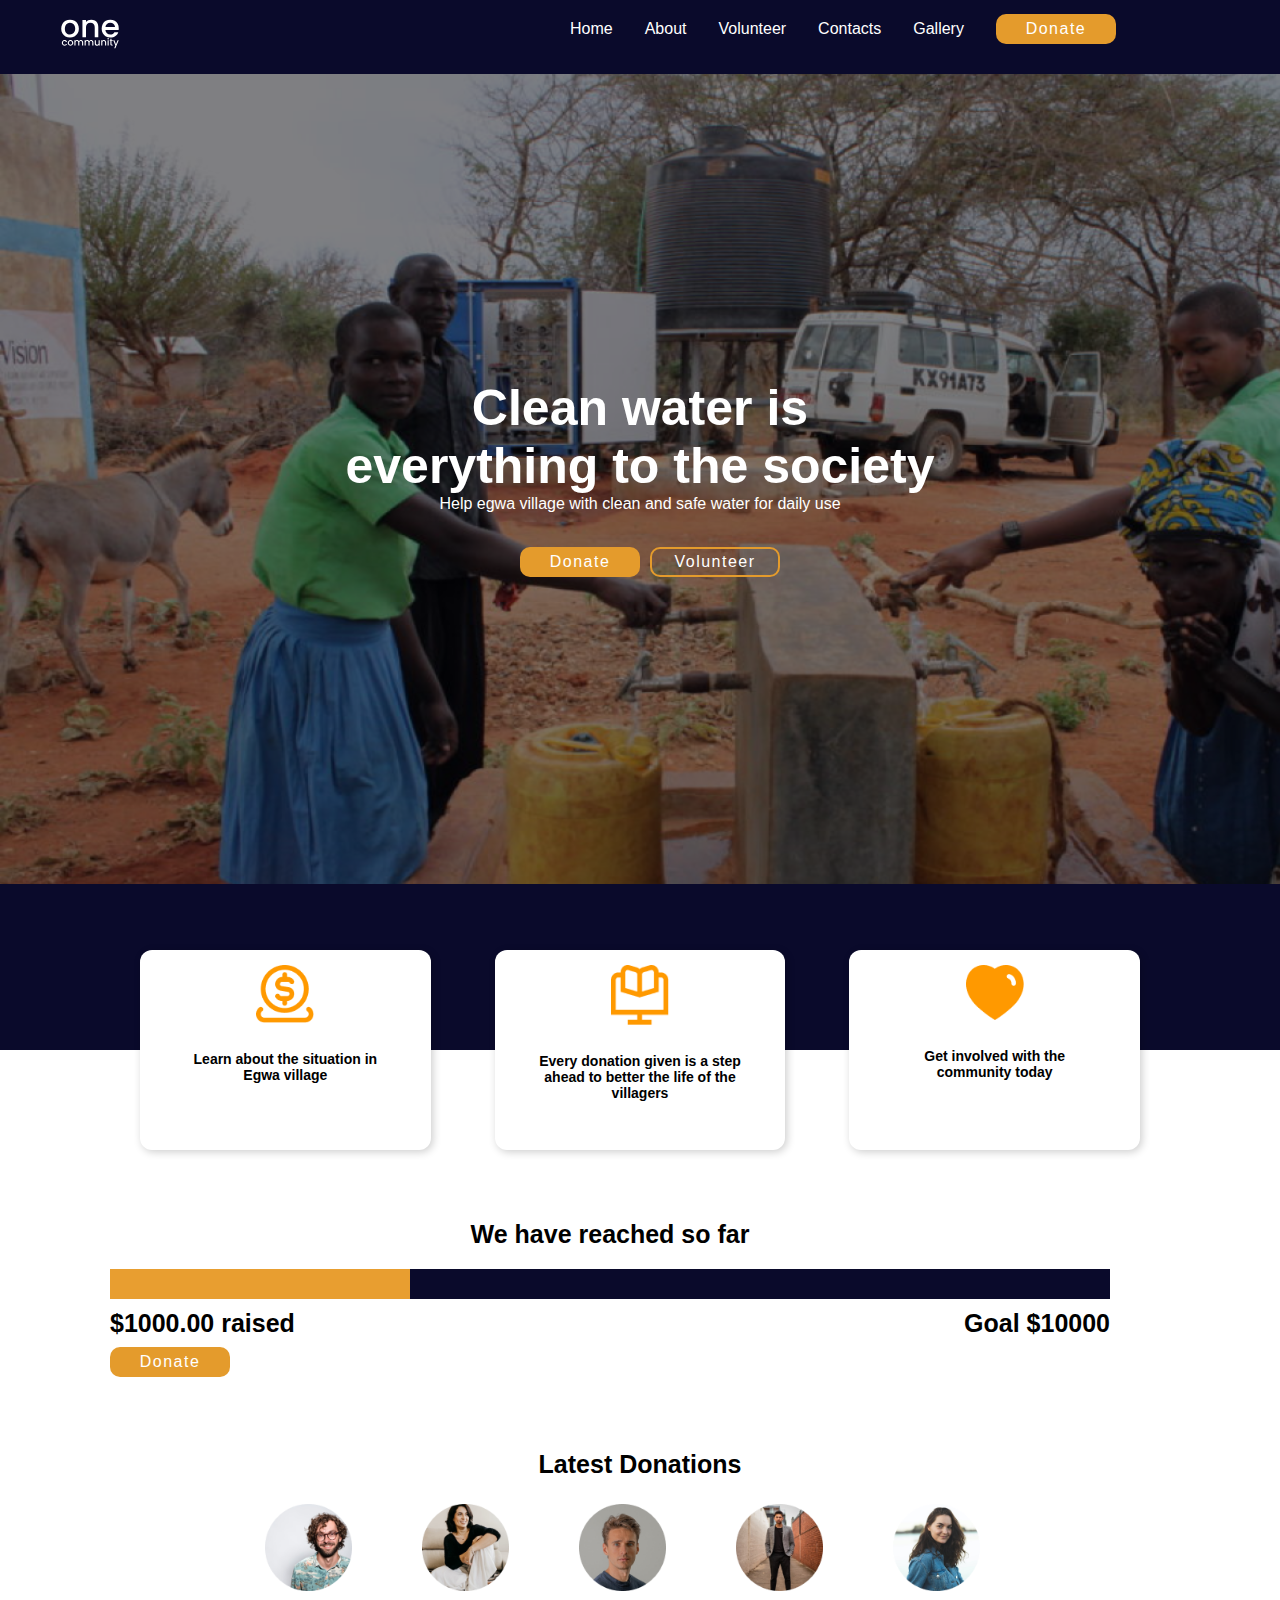
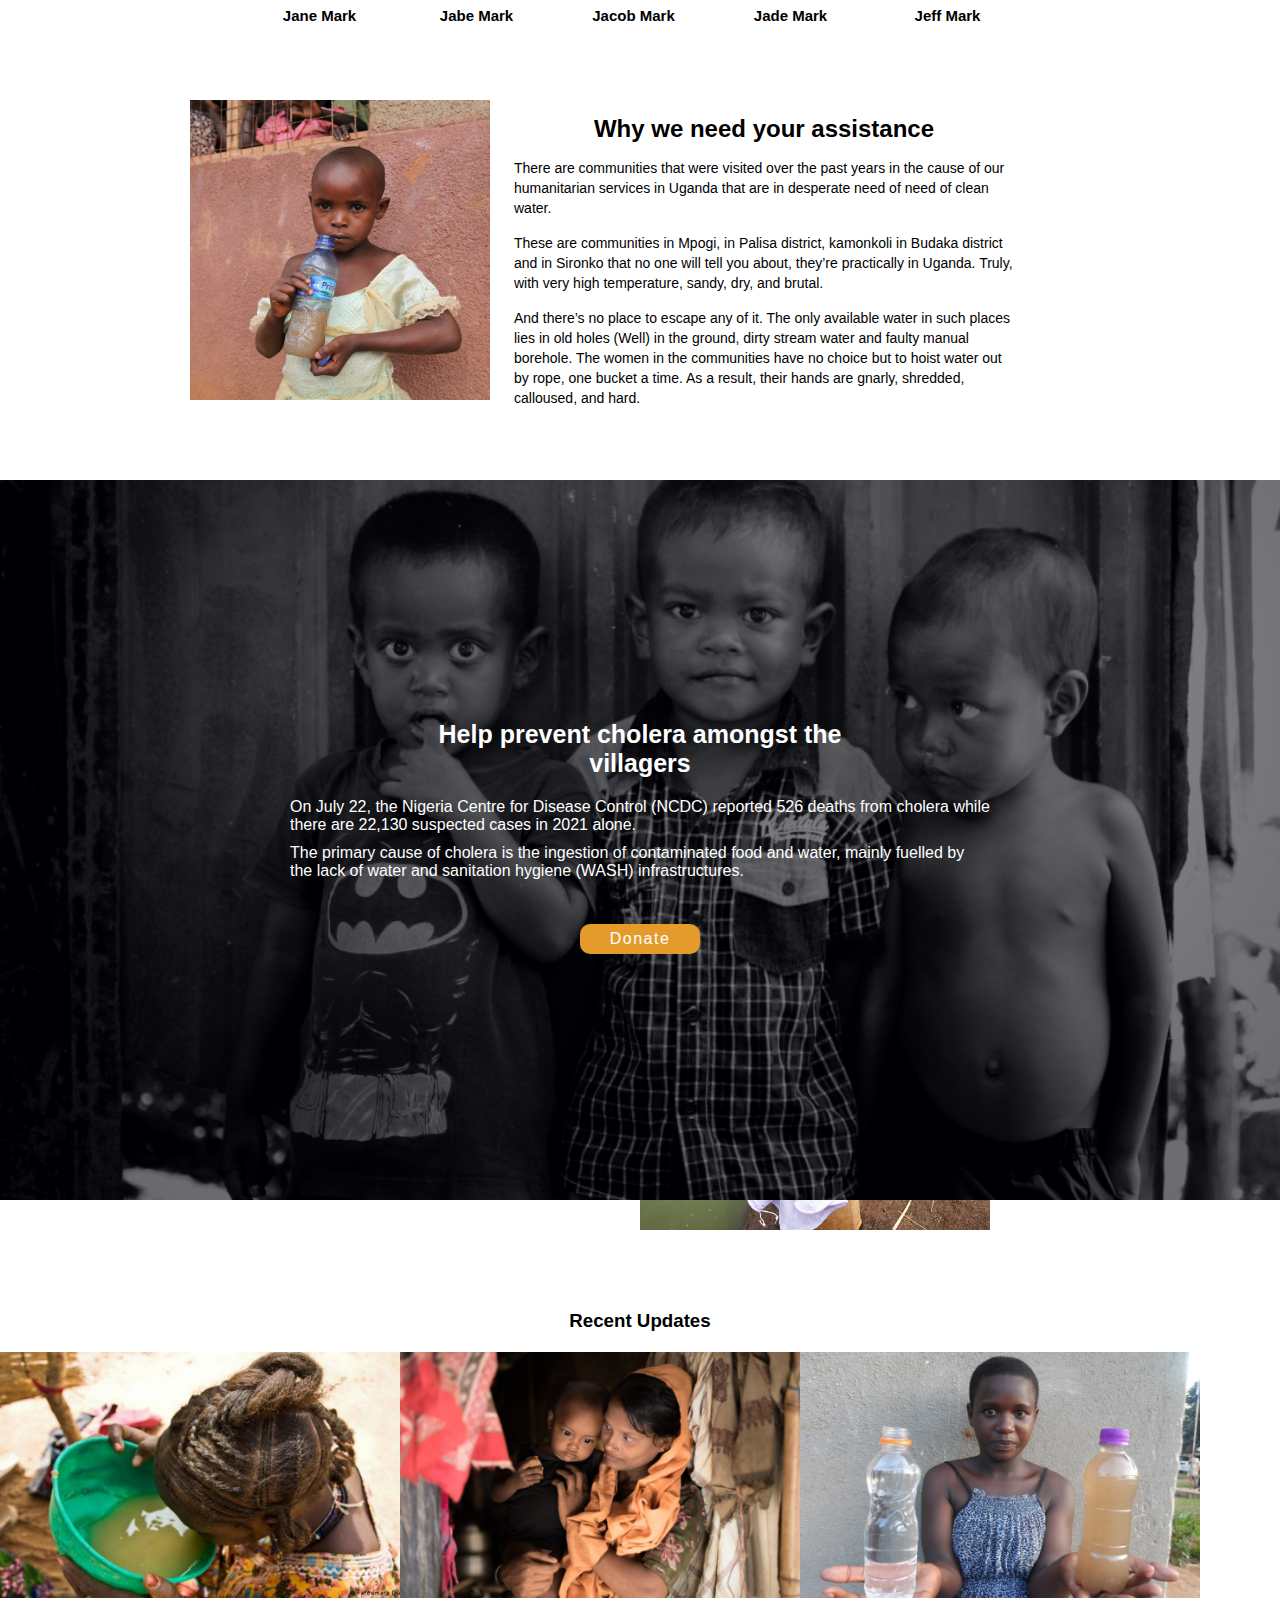
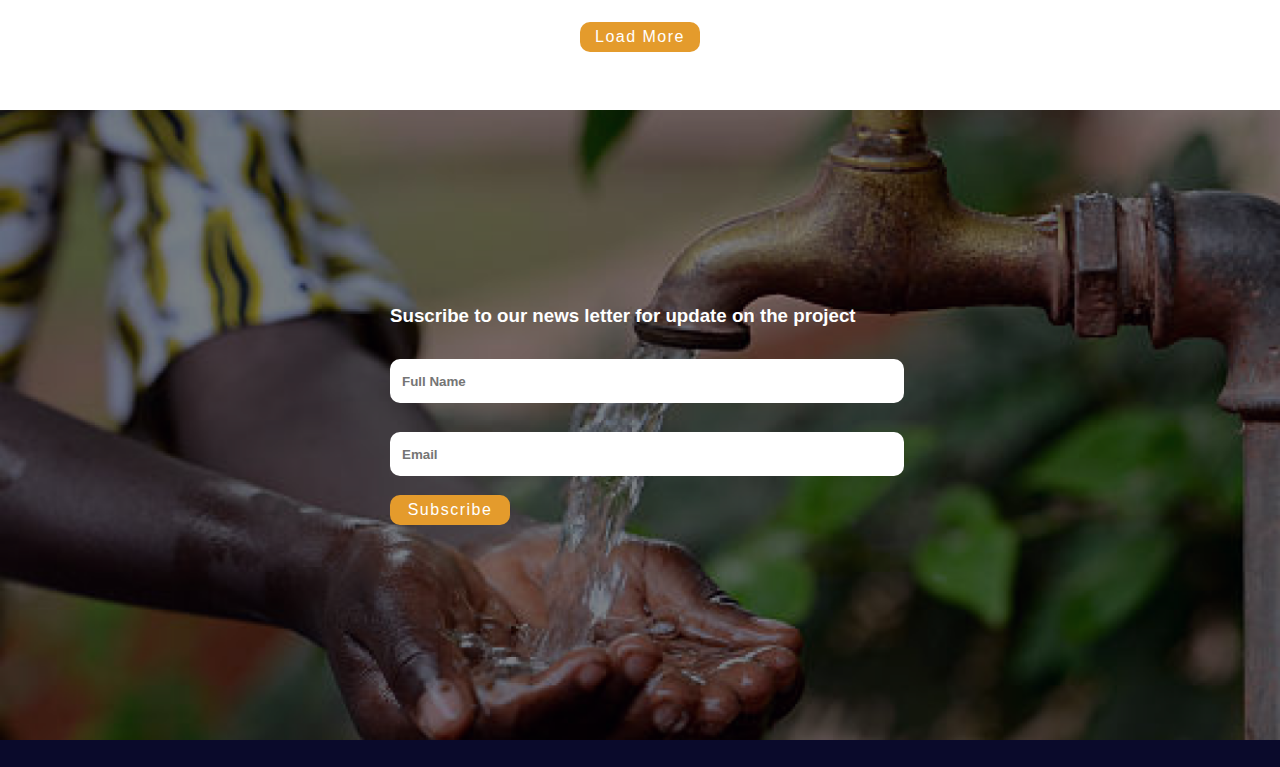
<file: index.html>
<!DOCTYPE html>
<html lang="en">
<head>
    <meta charset="UTF-8">
    <meta name="viewport" content="width=device-width, initial-scale=1.0">
    <title>non-profit</title>
    <link rel="stylesheet" href="style.css">
   <link rel="stylesheet" href="https://cdnjs.cloudflare.com/ajax/libs/font-awesome/5.14.0/css/all.min.css">
</head>
<body>
    <section class="sectionA">
        <nav class="nav-center">
            <!-- nav-header -->
           <div class="nav-header">
              <a href="index.html"><img src="./images/logo.svg" class="logo" alt="logo"></a>
              <button class="nav-toggle">
                <i class="fas fa-bars"></i>
              </button>
            </div> 
      
            <!-- links -->
            <div class="sidebar">
              <!-- <img src="./images/logo.svg" alt="logo" class="sidebar-logo"> -->
              <!-- <button class="close-btn">
                <i class="fas fa-times"></i>
              </button> -->
        
              <ul class="navUL">
                <!-- tag for side bar -->
                <a href="index.html"> Home </a>
                <a href="about.html">About</a>
                <a href="volunteer.html">Volunteer</a>
                <a href="contacts.html">contacts</a> 
                <a href="gallery.html">gallery</a> 
                <a href="donate.html"><button class="btn">Donate</button></a>
                 <!-- end for side bar -->
             </ul>
              </div>
            </div>
          </nav>
          <!-- end of navbar -->

          <!-- background image -->
        <div class="sectionA_image">
          <div class="background_article_box1">
            <h1>Clean water is <br> everything to the society</h1>
            <p>Help egwa village with clean and safe water for daily use</p>
            <div class="sectionA_buttons_class">
              <a href="donate.html"><button class="btn">Donate</button></a>
            <a href="volunteer.html"><button class="volunteer_btn">Volunteer</button></a>
            </div>
          </div>
          
        </div>
    </section>

    <!-- Article container -->
  <div class="article_container">
    <div class="article_box">
      <div class="in_article_box">
          <img src="./images/Vector (1).png" alt="vector" class="vector">
          <p>Learn about the situation in <br> Egwa village</p>
      </div>
    </div>

    <div class="article_box">
      <div class="in_article_box">
        <img src="./images/Vector (2).png" alt="vector" class="vector">
        <p>Every donation given is a step <br> ahead to better the life of the  <br> villagers </p>
    </div>
    </div>

    <div class="article_box">
      <div class="in_article_box">
        <img src="./images/Vector.png" alt="vector" class="vector">
        <p>Get involved with the <br> community today</p>
    </div>
    </div>

  </div>
  <!-- end of article container -->

  <!-- SectionB -->

  <section class="sectionB">
    <div class="fund_raising_goals">
      <p class="p_fund_raising_goals">We have reached so far</p>

      <div class="fund_raising_goals_range">
        <!-- internal range -->
        <div class="internal_fund_raising_goals_range">
        </div>
        <!-- end of internal range -->
        <div class="fund_goals">
          <p>$1000.00 raised</p>
          <p>Goal $10000</p>
        </div>
        <!-- button -->
        <a href="donate.html"><button class="btn">Donate</button></a>
      </div>
    </div>
  </section>

  <!-- sectionC -->

  <section class="sectionC">
    <div class="donations">
      <p class="p_donations">Latest Donations</p>
      <!-- donators -->
      <div class="donators">
        <div class="donators_profile">
          <img src="./images/Ellipse 1.png" alt="png" class="img_donators">
          <p class="p_donators_profile">Jane Mark</p>
        </div>
        
        <div class="donators_profile">
          <img src="./images/Ellipse 2.png" alt="png" class="img_donators" >
          <p class="p_donators_profile">Jabe Mark</p>
        </div>

        <div class="donators_profile">
          <img src="./images/Ellipse 3.png" alt="png" class="img_donators">
          <p class="p_donators_profile">Jacob Mark</p>
        </div>

       <div class="donators_profile">
        <img src="./images/Ellipse 4.png" alt="png" class="img_donators">
        <p  class="p_donators_profile">Jade Mark</p>
       </div>

        <div class="donators_profile">
          <img src="./images/Ellipse 5.png" alt="png" class="img_donators">
          <p class="p_donators_profile">Jeff Mark</p>
        </div>
      </div>
    </div>
  </section>

  <!-- sectionD -->

  <section class="sectionD">
    <div class="call_for_assistance">
      <div>
        <img src="./images/Rectangle 105.png" alt="img" class="img_call_for_assistance">
      </div>

      <div class="article_box_call_for_assistance">
        <h2>Why we need your assistance</h2>

          <p class="p_call_for_assistance">
            There are communities that were visited over the past years in the cause of our humanitarian services in Uganda that are in desperate need of need of clean water.
          </p>

          <p class="p_call_for_assistance">
            These are communities in Mpogi, in Palisa district, kamonkoli in Budaka district and in Sironko that no one will tell you about, they’re practically in Uganda. Truly, with very high temperature, sandy, dry, and brutal.
          </p>

          <p class="p_call_for_assistance">
            And there’s no place to escape any of it. The only available water in such places lies in old holes (Well) in the ground, dirty stream water and faulty manual borehole. The women in the communities have no choice but to hoist water out by rope, one bucket a time. As a result, their hands are gnarly, shredded, calloused, and hard. 
          </p>
        
      </div>

    </div>

  </section>

  <!-- sectionE -->
    <section class="sectionE">
      <div class="img_sectionE">
        <div class="article_box_cholera_info">
           <h3 class="h3"> Help prevent cholera amongst the <br> villagers </h3>
           <p class="p_cholera_info">
             On July 22, the Nigeria Centre for Disease Control (NCDC) reported 526 deaths from cholera while there are 22,130 suspected cases in 2021 alone.
           </p>
           <p class="p_cholera_info">
             The primary cause of cholera is the ingestion of contaminated food and water, mainly fuelled by the lack of water and sanitation hygiene (WASH) infrastructures.
           </p>
           <div class="cholera_info_button">
            <a href="donate.html"><button class="btn">Donate</button></a>
           </div>
        </div>
      </div>

    </section>

    <!-- sectionF -->

    <section class="sectionF">
      <div class="sectionF_call_for_assistance">
        <!-- img -->
        <div>
          <img src="./images/Rectangle 83.png" alt="img" class="sectionF_img_call_for_assistance">
        </div>

          <!-- article -->
          <div class="sectionF_article_box_call_for_assistance">
            <h3>Help prevent cholera amongst <br> the villagers </h3>
            <p class="p_call_for_assistance">
              Lorem ipsum dolor sit amet, consectetur adipiscing elit. Semper eget egestas morbi ut mi risus ipsum ipsum. Viverra nec, etiam vel lobortis libero. Id mauris.
            </p>
          </div>
      </div>
    </section>

    <!-- sectionG -->
    <section>
      <div class="sectionG">
        <div class="recent_update">
          <h3 class="h3_recent_update">Recent Updates</h3>
          <div class="recent_update_img_div">
           <img src="./images/Rectangle 111.png" alt="img" class="img_h3_recent_update">
           <img src="./images/Rectangle 112.png" alt="img" class="img_h3_recent_update">
           <img src="./images/Rectangle 113.png" alt="img" class="img_h3_recent_update">
          </div>
          <!-- button -->
          <a href="gallery.html"><button class="btn">Load more</button></a>
        </div>
      </div>
    </section>

    <!-- sectionH -->
      <section class="sectionH ">
        <div class="img_sectionH ">
          <div class="sectionH_subscribe_newsletter_form">
            <!-- form validation -->
            <div class="success-message">
              <form action="#" id="form">
                <h3 class="h3_subscribe_newsletter_form">Suscribe to our news letter for update on the project</h3>
                <div class="form-control">
                  <input type="text" name="fullName" id="fullName" placeholder="Full Name" class="input_text" />
                  <p>fullname required</p>
                </div>
    
               <div class="form-control">
                <input type="email" name="email" id="email" placeholder="Email" class="input_text"/>
                <p>email required</p>
               </div>
    
                <button class="btn" type="submit">Subscribe</button>
              </form>
            </div>
          </div>
      </section>
     </div>

    <!-- success message box -->
  <!-- target success-message on js -->
  <div class="success-message ">
    <div class="success_box ">
      <div class="success_article  ">
          <h1>Thanks for subscribing!</h1>
          <p class="p_successArticle">A confirmation email has been sent to <b  class="e-email">ash@loremcompany.com</b>. 
           Please open it and click the button inside to confirm your subscription.</p>
           <!-- Button -->
          <button class="success_btn" type="submit" id="button">Dismiss message</button> 
      </div>
   </div>
  </div>

  <!-- Footer section -->
  <footer>
   <div>
    <img src="./images/logo.svg" alt="">
   </div>
    
   <div class="footer_info">
      <h4>NEED TO TALK TO US</h4>
      <a href="#">www.loremipsum.com</a>
      <a href="#">+234-7037-8589</a>
      <a href="#">+448-9084-0980</a>
   </div>

   <div class="footer_info">
     <h4>ORGANISATION</h4>
      <a href="about.html">About</a>
      <a href="index.html">Home</a> 
   </div>

   <div class="footer_info">
    <h4>Actions</h4>
    <a href="volunteer.html">Volunteer</a>
    <a href="contacts.html">contacts</a> 
    <a href="gallery.html">gallery</a> 
    <a href="donate.html"><button class="btn footer_donateBtn">Donate</button></a>
   </div>
  </footer>

</body>
<script src="app.js"></script>
</html>
</file>
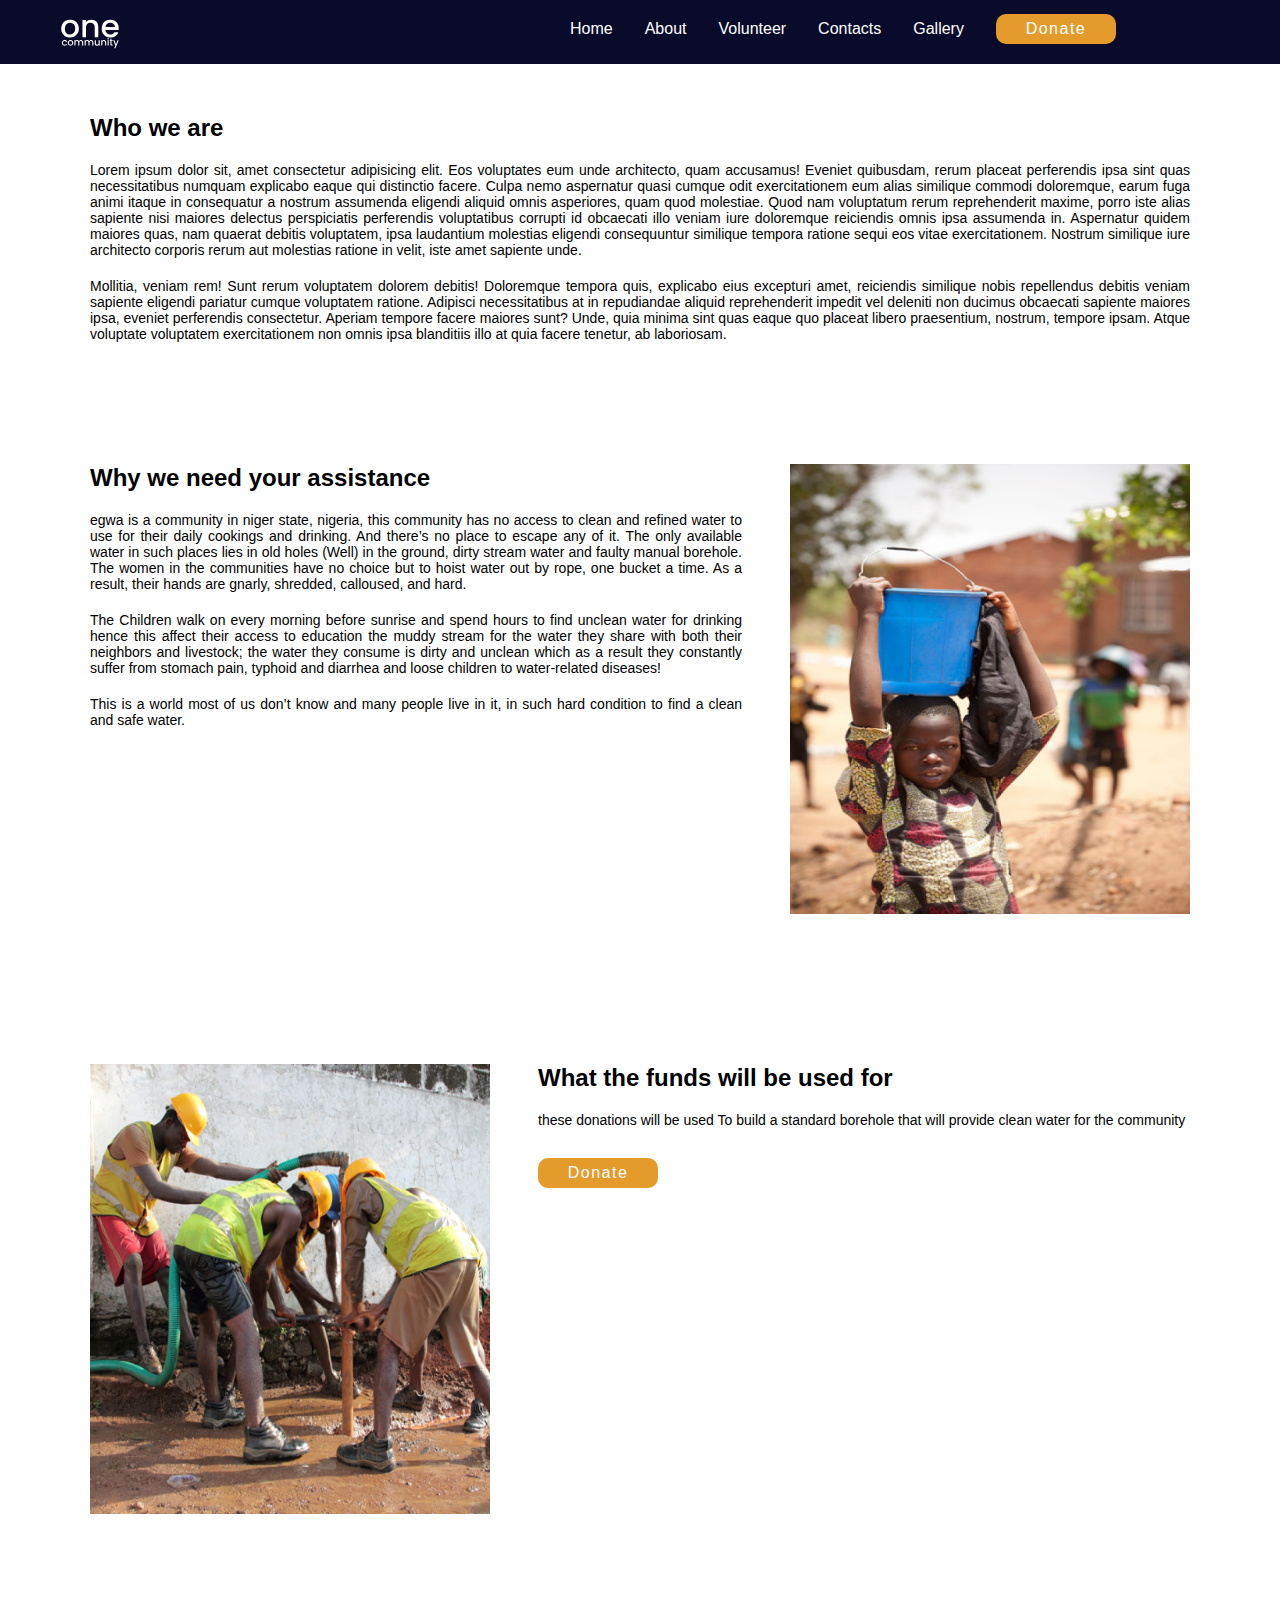
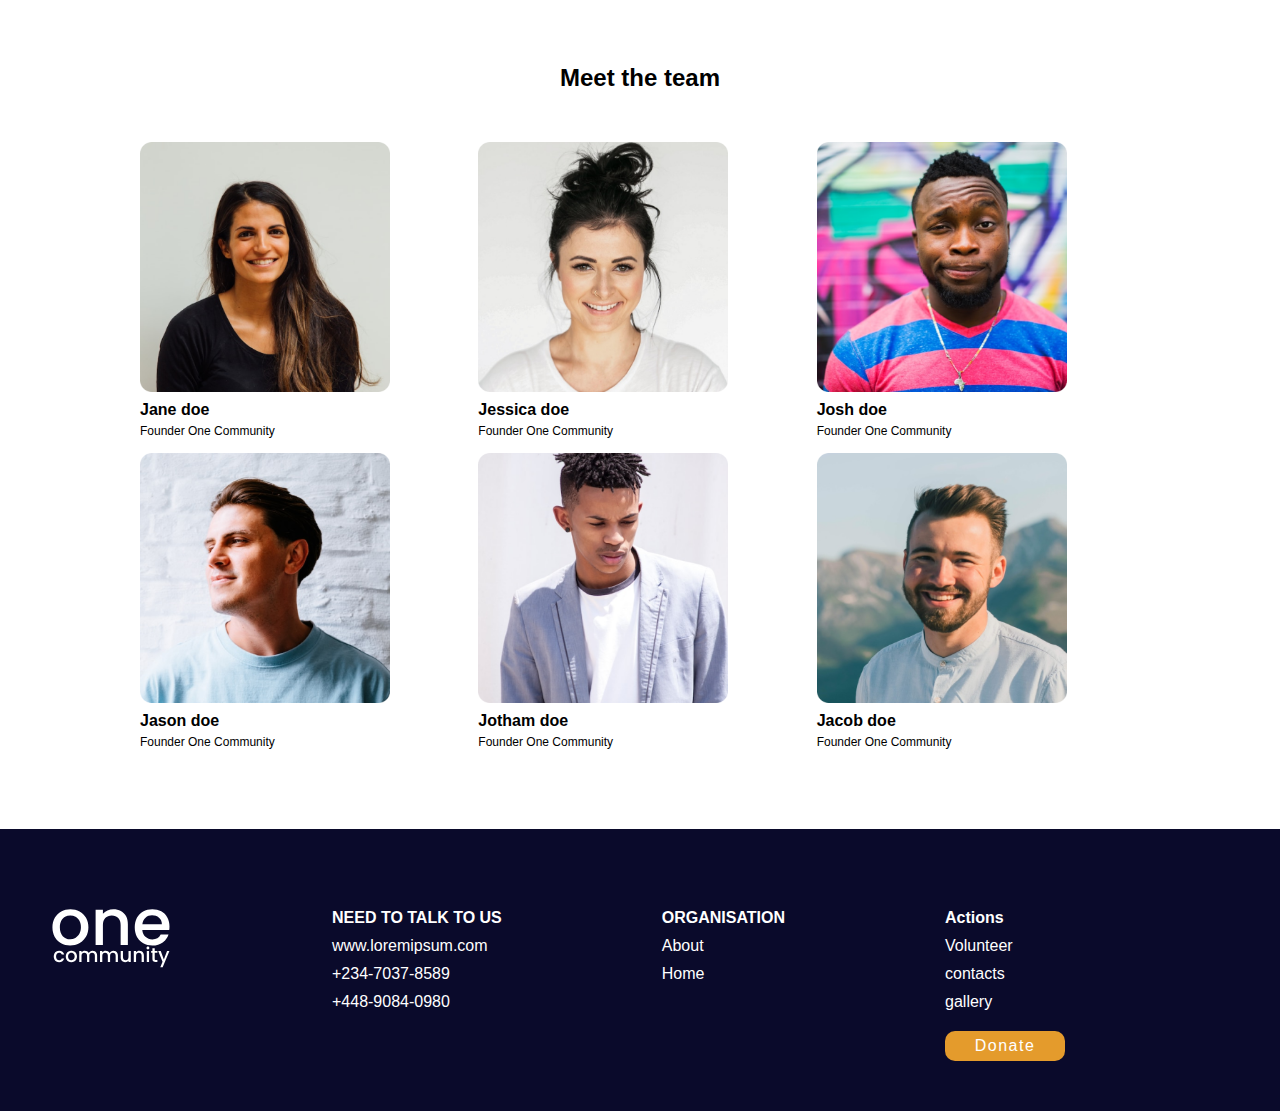
<file: about.html>
<!DOCTYPE html>
<html lang="en">
<head>
    <meta charset="UTF-8">
    <meta name="viewport" content="width=device-width, initial-scale=1.0">
    <title>about-us</title>
    <!-- links -->
    <link rel="stylesheet" href="about.css">
   <link rel="stylesheet" href="https://cdnjs.cloudflare.com/ajax/libs/font-awesome/5.14.0/css/all.min.css">
</head>
</head>
<body>
    <!-- nav begins-->
    <nav class="nav-center">
        <!-- nav-header -->
       <div class="nav-header">
          <a href="index.html"><img src="./images/logo.svg" class="logo" alt="logo"></a>
          <button class="nav-toggle">
            <i class="fas fa-bars"></i>
          </button>
        </div> 
  
        <!-- links -->
        <div class="sidebar">
          <!-- <img src="./images/logo.svg" alt="logo" class="sidebar-logo"> -->
          <!-- <button class="close-btn">
            <i class="fas fa-times"></i>
          </button> -->
    
          <ul class="navUL">
            <!-- tag for side bar -->
            <a href="index.html"> Home </a>
            <a href="about.html">About</a>
            <a href="volunteer.html">Volunteer</a>
            <a href="contacts.html">contacts</a> 
            <a href="gallery.html">gallery</a> 
            <a href="donate.html"><button class="btn">Donate</button></a>
             <!-- end for side bar -->
         </ul>
          </div>
        </div>
      </nav>
      <!-- nav - ends -->

      <!-- section A -->
      <section class="section">
        <div class="sectionA_article">
            <h2>Who we are</h2>
            <p class="p_sectionA_article">
             Lorem ipsum dolor sit, amet consectetur adipisicing elit. Eos voluptates eum unde architecto, quam accusamus! Eveniet quibusdam, rerum placeat perferendis ipsa sint quas necessitatibus numquam explicabo eaque qui distinctio facere. Culpa nemo aspernatur quasi cumque odit exercitationem eum alias similique commodi doloremque, earum fuga animi itaque in consequatur a nostrum assumenda eligendi aliquid omnis asperiores, quam quod molestiae. Quod nam voluptatum rerum reprehenderit maxime, porro iste alias sapiente nisi maiores delectus perspiciatis perferendis voluptatibus corrupti id obcaecati illo veniam iure doloremque reiciendis omnis ipsa assumenda in. Aspernatur quidem maiores quas, nam quaerat debitis voluptatem, ipsa laudantium molestias eligendi consequuntur similique tempora ratione sequi eos vitae exercitationem. Nostrum similique iure architecto corporis rerum aut molestias ratione in velit, iste amet sapiente unde. 
            </p>
            <p class="p_sectionA_article">
                Mollitia, veniam rem! Sunt rerum voluptatem dolorem debitis! Doloremque tempora quis, explicabo eius excepturi amet, reiciendis similique nobis repellendus debitis veniam sapiente eligendi pariatur cumque voluptatem ratione. Adipisci necessitatibus at in repudiandae aliquid reprehenderit impedit vel deleniti non ducimus obcaecati sapiente maiores ipsa, eveniet perferendis consectetur. Aperiam tempore facere maiores sunt? Unde, quia minima sint quas eaque quo placeat libero praesentium, nostrum, tempore ipsam. Atque voluptate voluptatem exercitationem non omnis ipsa blanditiis illo at quia facere tenetur, ab laboriosam.
            </p>
        </div>

      </section>
      <!-- End section A -->

      <!-- sectionB -->
      <section class="section">
     <div class="sectionB_article">
        <div>
            <h2>Why we need your assistance</h2>
            
            <p class="p_sectionB_article">egwa is a community in niger state, nigeria, this community has no access to clean and refined water to use for their daily cookings and drinking. And there’s no place to escape any of it. The only available water in such places lies in old holes (Well) in the ground, dirty stream water and faulty manual borehole. The women in the communities have no choice but to hoist water out by rope, one bucket a time. As a result, their hands are gnarly, shredded, calloused, and hard.  </p>

            <p class="p_sectionB_article">
                The Children walk on every morning before sunrise and spend hours to find unclean water for drinking hence this affect their access to education the muddy stream for the water they share with both their neighbors and livestock; the water they consume is dirty and unclean which as a result they constantly suffer from stomach pain, typhoid and diarrhea and loose children to water-related diseases!
            </p>
 
            <p class="p_sectionB_article">
                This is a world most of us don’t know and many people live in it, in such hard condition to find a clean and safe water.
            </p>
              
        </div>

        <div>
            <img src="./images/Rectangle 38.png" alt="img" class="img_sectionB">
        </div>
     </div>

      </section>
      <!-- end sectionB -->

      <!-- sectionC -->
      <section class="section">
        <div class="sectionC_article">
            <div>
                <img src="./images/Rectangle 39.png" alt="img" class="img_sectionC">
            </div>

            <div>
                <h2>What  the funds will be used for</h2>
                <p class="p_sectionC_article">these donations will be used To build a standard borehole that will provide clean water for the community</p>
                <a href="donate.html"><button class="btn sectionC_btn">Donate</button></a>
            </div>

        </div>

      </section>
      <!-- end sectionC -->

      <!-- sectionD -->
      <section class="section">
       <div class="sectionD_article">
        <h2 class="h2_sectionD">Meet the team</h2>
        <div class="grid-container">
            <div>
                <img src="./images/Rectangle 126.png" alt="img" class="img_sectionD">
                <div class="profile">
                    <h4>Jane doe</h4>
                    <p class="p_sectionD_profile">Founder One Community</p>
                </div>
            </div>

            <div>
                <img src="./images/Rectangle 127.png" alt="img" class="img_sectionD">
                <div>
                    <h4>Jessica doe</h4>
                    <p class="p_sectionD_profile">Founder One Community</p>
                </div>
            </div>

            <div>
                <img src="./images/Rectangle 128.png" alt="img" class="img_sectionD">
                <div>
                    <h4>Josh doe</h4>
                    <p class="p_sectionD_profile">Founder One Community</p>
                </div>
            </div>

            <div>
                <img src="./images/Rectangle 129.png" alt="img" class="img_sectionD">
                <div>
                    <h4>Jason doe</h4>
                    <p class="p_sectionD_profile">Founder One Community</p>
                </div>
            </div>

            <div>
                <img src="./images/Rectangle 130.png" alt="img" class="img_sectionD">
                <div>
                    <h4>Jotham doe</h4>
                    <p class="p_sectionD_profile">Founder One Community</p>
                </div>
            </div>
              <div>
                <img src="./images/Rectangle 131.png" alt="img" class="img_sectionD">
                <div>
                    <h4>Jacob doe</h4>
                    <p class="p_sectionD_profile">Founder One Community</p>
                </div>
            </div>
        </div>
       </div>
      </section>
      <!-- end sectionD -->

       <!-- Footer section -->
        <footer>
            <div>
            <img src="./images/logo.svg" alt="">
            </div>
            
            <div class="footer_info">
            <h4>NEED TO TALK TO US</h4>
            <a href="#">www.loremipsum.com</a>
            <a href="#">+234-7037-8589</a>
            <a href="#">+448-9084-0980</a>
            </div>
        
            <div class="footer_info">
            <h4>ORGANISATION</h4>
            <a href="about.html">About</a>
            <a href="index.html">Home</a> 
            </div>
        
            <div class="footer_info">
            <h4>Actions</h4>
            <a href="volunteer.html">Volunteer</a>
            <a href="contacts.html">contacts</a> 
            <a href="gallery.html">gallery</a> 
            <a href="donate.html"><button class="btn footer_donateBtn">Donate</button></a>
            </div>
        </footer>
   <!-- end footer -->
</body>
<script src="about.js"></script>
</html>
</file>
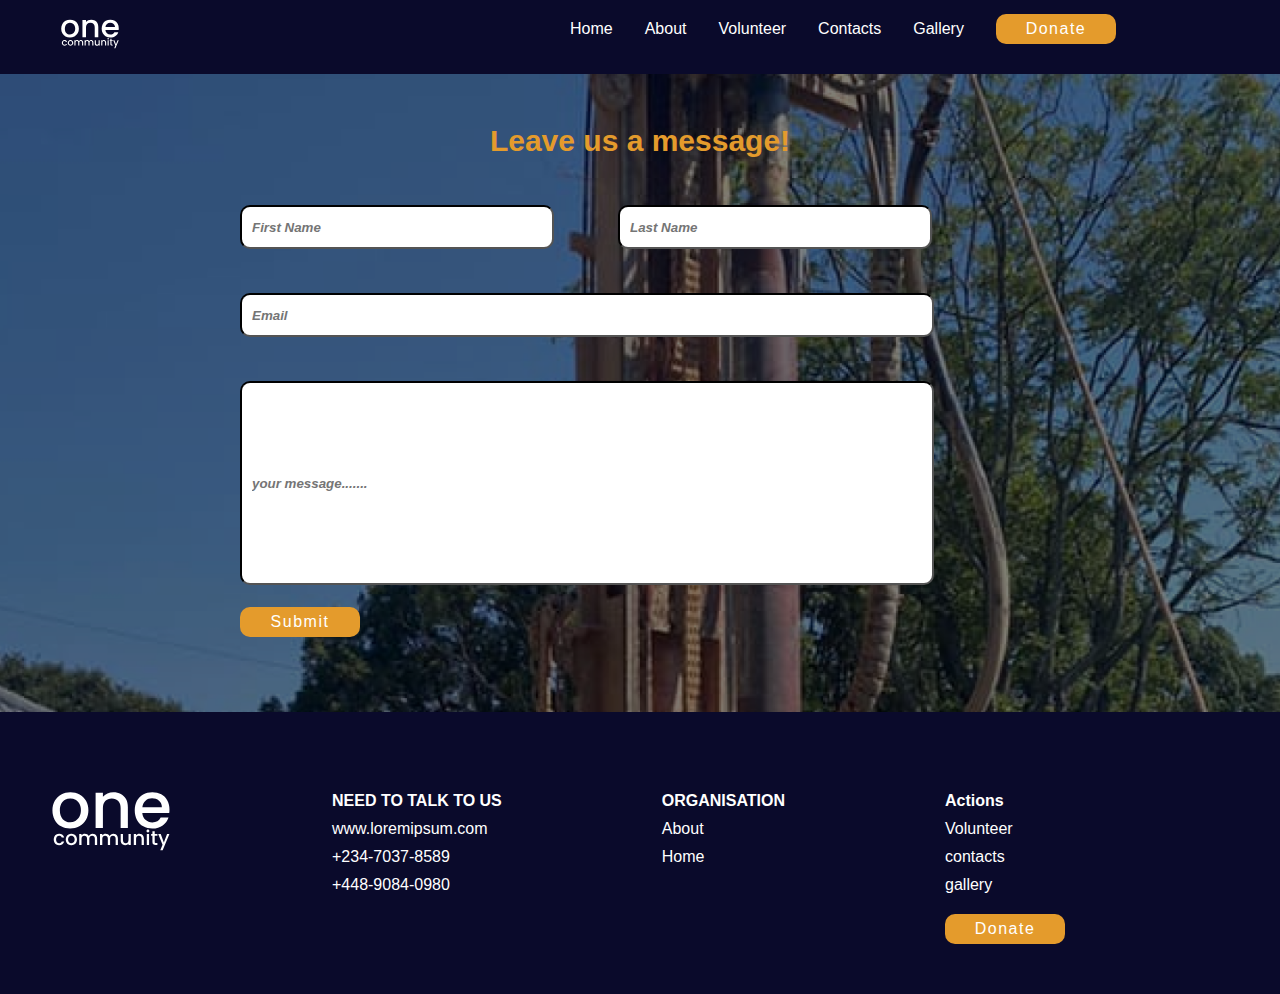
<file: contacts.html>
<!DOCTYPE html>
<html lang="en">
<head>
    <meta charset="UTF-8">
    <meta name="viewport" content="width=device-width, initial-scale=1.0">
    <title>contact-us</title>
    <!-- links -->
    <link rel="stylesheet" href="contacts.css">
   <link rel="stylesheet" href="https://cdnjs.cloudflare.com/ajax/libs/font-awesome/5.14.0/css/all.min.css">
</head>
<body>
    <!-- nav begins-->
    <nav class="nav-center">
        <!-- nav-header -->
       <div class="nav-header">
          <a href="index.html"><img src="./images/logo.svg" class="logo" alt="logo"></a>
          <button class="nav-toggle">
            <i class="fas fa-bars"></i>
          </button>
        </div> 
  
        <!-- links -->
        <div class="sidebar">
          <!-- <img src="./images/logo.svg" alt="logo" class="sidebar-logo"> -->
          <!-- <button class="close-btn">
            <i class="fas fa-times"></i>
          </button> -->
    
          <ul class="navUL">
            <!-- tag for side bar -->
            <a href="index.html"> Home </a>
            <a href="about.html">About</a>
            <a href="volunteer.html">Volunteer</a>
            <a href="contacts.html">contacts</a> 
            <a href="gallery.html">gallery</a> 
            <a href="donate.html"><button class="btn">Donate</button></a>
             <!-- end for side bar -->
         </ul>
          </div>
        </div>
      </nav>
      <!-- nav - ends -->

       <!-- main - tag for background image -->
    <main>
       <div class="success-message">
            <form action="#" id="form">
                    <p class="p_form">Leave us a message!</p>
                    <!-- inputs -->
                <!-- Name field -->
                <div class="flexInput_field">
                <div class="form-control ">
                    <input type="text" name="firstName" id="firstName" placeholder="First Name" class="input_text input_nameField" />
                    <p>required</p>
                </div>

                <div class="form-control ">
                    <input type="text" name="lastName" id="lastName" placeholder="Last Name" class="input_text input_nameField" />
                    <p>required</p>
                </div>
                    </div>
                    <!-- end name field -->
                    <!-- email -->
                    <div class="form-control">
                        <input type="email" name="email" id="email" placeholder="Email" class="input_text input_email"/>
                        <p>required</p>
                    </div>
                    <!-- end email -->

                    <!-- your message  -->
                    <div class="form-control">
                        <input type="text" name="bio" id="bio" placeholder="your message......." class="input_text input_bio"/>
                    </div>
                    <!-- your message  -->

                    <!-- btn -->
                    <button class="btn" type="submit">Submit</button>
                    <!-- end btn -->

                    <!-- end inputs -->
                    
             </form>
        </div>
    </main>

       <!-- end main tag -->

       <!-- success message box -->
  <!-- target success-message on js -->
  <div class="success-message">
    <div class="success_box ">
      <div class="success_article  ">
          <h1>Thanks! for contacting us</h1>
          <p class="p_successArticle">we appreciate your feedack.</p>
           <!-- Button -->
          <button class="success_btn" type="submit" id="button">Dismiss message</button> 
      </div>
   </div>
  </div>

  <!-- end success box -->

<!-- Footer section -->
<footer>
    <div>
    <img src="./images/logo.svg" alt="">
    </div>
    
    <div class="footer_info">
    <h4>NEED TO TALK TO US</h4>
    <a href="#">www.loremipsum.com</a>
    <a href="#">+234-7037-8589</a>
    <a href="#">+448-9084-0980</a>
    </div>

    <div class="footer_info">
    <h4>ORGANISATION</h4>
    <a href="about.html">About</a>
    <a href="index.html">Home</a> 
    </div>

    <div class="footer_info">
        <h4>Actions</h4>
        <a href="volunteer.html">Volunteer</a>
        <a href="contacts.html">contacts</a> 
        <a href="gallery.html">gallery</a> 
        <a href="donate.html"><button class="btn footer_donateBtn">Donate</button></a>
    </div>
</footer>
  
<!-- end footer -->

</body>
<script src="./contacts.js"></script>
</html>
</file>
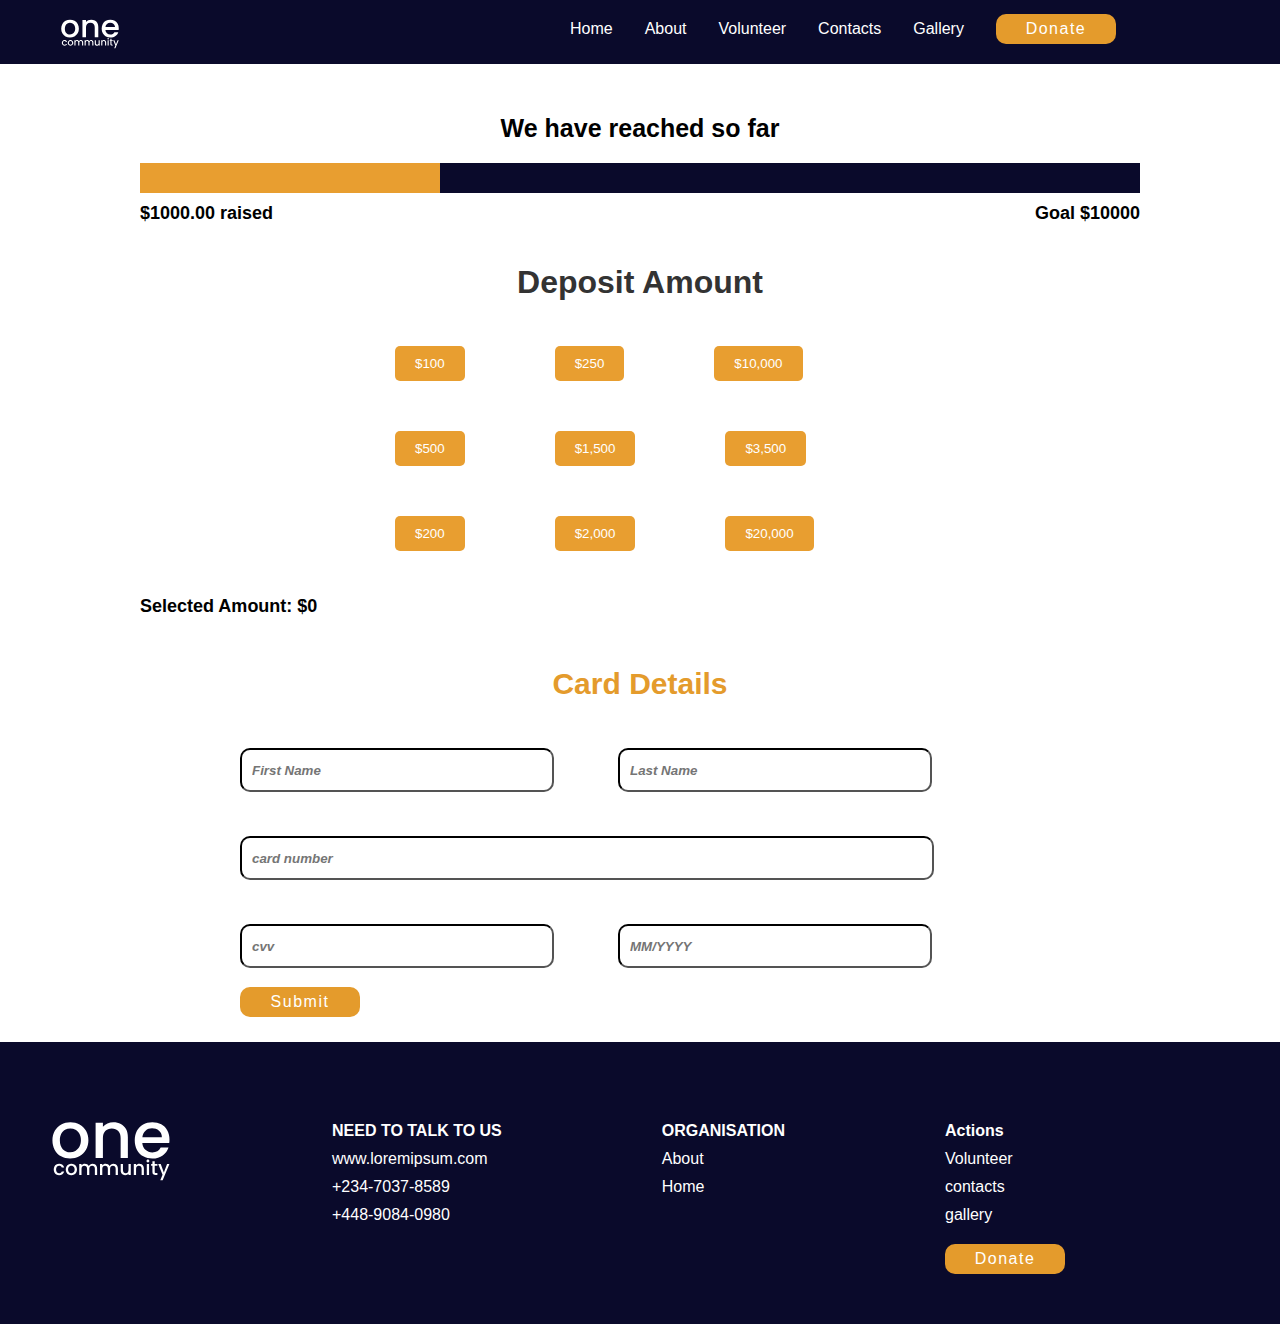
<file: donate.html>
<!DOCTYPE html>
<html lang="en">
<head>
    <meta charset="UTF-8">
    <meta name="viewport" content="width=device-width, initial-scale=1.0">
    <title>donate</title>
    <!-- links -->
    <link rel="stylesheet" href="donate.css">
   <link rel="stylesheet" href="https://cdnjs.cloudflare.com/ajax/libs/font-awesome/5.14.0/css/all.min.css">
</head>
<body>

    <!-- nav begins-->
    <nav class="nav-center">
        <!-- nav-header -->
       <div class="nav-header">
          <a href="index.html"><img src="./images/logo.svg" class="logo" alt="logo"></a>
          <button class="nav-toggle">
            <i class="fas fa-bars"></i>
          </button>
        </div> 
  
        <!-- links -->
        <div class="sidebar">
          <!-- <img src="./images/logo.svg" alt="logo" class="sidebar-logo"> -->
          <!-- <button class="close-btn">
            <i class="fas fa-times"></i>
          </button> -->
    
          <ul class="navUL">
            <!-- tag for side bar -->
            <a href="index.html"> Home </a>
            <a href="about.html">About</a>
            <a href="volunteer.html">Volunteer</a>
            <a href="contacts.html">contacts</a> 
            <a href="gallery.html">gallery</a> 
            <a href="donate.html"><button class="btn">Donate</button></a>
             <!-- end for side bar -->
         </ul>
          </div>
        </div>
      </nav>
      <!-- nav - ends -->

      <!-- main -->
        <main>
            <div class="inside_main">
                <!-- fund raising range -->
                <div class="fund_raising_goals">
                    <p class="p_fund_raising_goals">We have reached so far</p>
              
                    <div class="fund_raising_goals_range">
                      <!-- internal range -->
                      <div class="internal_fund_raising_goals_range">
                      </div>
                      <!-- end of internal range -->
                      <div class="fund_goals">
                        <p class="p">$1000.00 raised</p>
                        <p class="p">Goal $10000</p>
                      </div>
                    </div>
                  </div>
                   <!-- end  fund raising range -->
              
                <h1>Deposit Amount</h1>
                <div class="amount-buttons">
                    <div class="deposit">
                        <button class="amount-button" data-amount="100"> $100</button>
                        <button class="amount-button" data-amount="250"> $250</button>
                        <button class="amount-button" data-amount="10000"> $10,000</button>
                    </div>


                   <div class="deposit">
                    <button class="amount-button" data-amount="500"> $500</button>
                    <button class="amount-button" data-amount="1500"> $1,500</button>
                    <button class="amount-button" data-amount="3500"> $3,500</button>
                  </div>

                  <div class="deposit">
                    <button class="amount-button" data-amount="500"> $200</button>
                    <button class="amount-button" data-amount="2000"> $2,000</button>
                    <button class="amount-button" data-amount="20000"> $20,000</button>
                  </div>
               </div>
               <p>Selected Amount: <span id="selected-amount">$0</span></p>

               <!-- form -->
               <div class="success-message">
                <form action="#" id="form">
                    <p class="p_form">Card Details</p>
                        <!-- inputs -->

                    <!-- Name field -->
                    <div class="flexInput_field">
                    <div class="form-control ">
                        <input type="text" name="firstName" id="firstName" placeholder="First Name" class="input_text input_nameField" />
                        <p>required</p>
                    </div>

                    <div class="form-control ">
                        <input type="text" name="lastName" id="lastName" placeholder="Last Name" class="input_text input_nameField" />
                        <p>required</p>
                    </div>
                        </div>
                        <!-- end name field -->

                        <!-- card number -->
                        <div class="form-control">
                            <input type="text" name="cardNumber" id="cardNumber" maxlength="16" pattern="\d{13,19}" placeholder="card number" class="input_text input_email"/>
                            <p>required</p>
                        </div>
                        <!-- end card number -->

                        <!-- cvv &expiry date -->
                        <div class="flexInput_field">
                        <div class="form-control ">
                            <input type="text" name="cvv" id="cvv" maxlength="3" placeholder="cvv" class="input_text input_nameField" />
                            <p>required</p>
                        </div>
            
                        <div class="form-control ">
                            <input type="text" name="expiryDate" id="expiryDate" placeholder="MM/YYYY" pattern="^(0[1-9]|1[0-2])\/[0-9]{4}$" class="input_text input_nameField" />
                            <p>required</p>
                        </div>
                            </div>
                            <!-- end cvv & expiry date -->

                        <!-- btn -->
                        <button class="btn" type="submit">Submit</button>
                        <!-- end btn -->

                        <!-- end inputs -->
                        
               </form>
               </div>
               <!-- end form -->
            </div>
        </main>
        <!-- end main -->


       <!-- success message box -->
  <!-- target success-message on js -->
  <div class="success-message">
    <div class="success_box ">
      <div class="success_article  ">
          <h1>Thanks! for your Donation</h1>
          <p class="p_successArticle">Donation successfull</p>
           <!-- Button -->
          <button class="success_btn" type="submit" id="button">Dismiss message</button> 
      </div>
   </div>
  </div>
    <!--  end success message box -->



             
      <!-- Footer section -->
      <footer>
        <div>
        <img src="./images/logo.svg" alt="">
        </div>
        
        <div class="footer_info">
        <h4>NEED TO TALK TO US</h4>
        <a href="#">www.loremipsum.com</a>
        <a href="#">+234-7037-8589</a>
        <a href="#">+448-9084-0980</a>
        </div>
    
        <div class="footer_info">
        <h4>ORGANISATION</h4>
        <a href="about.html">About</a>
        <a href="index.html">Home</a> 
        </div>
    
        <div class="footer_info">
            <h4>Actions</h4>
            <a href="volunteer.html">Volunteer</a>
            <a href="contacts.html">contacts</a> 
            <a href="gallery.html">gallery</a> 
            <a href="donate.html"><button class="btn footer_donateBtn">Donate</button></a>
        </div>
    </footer>
<!-- end footer -->
</body>
<script src="donate.js"></script>
</html>
</file>
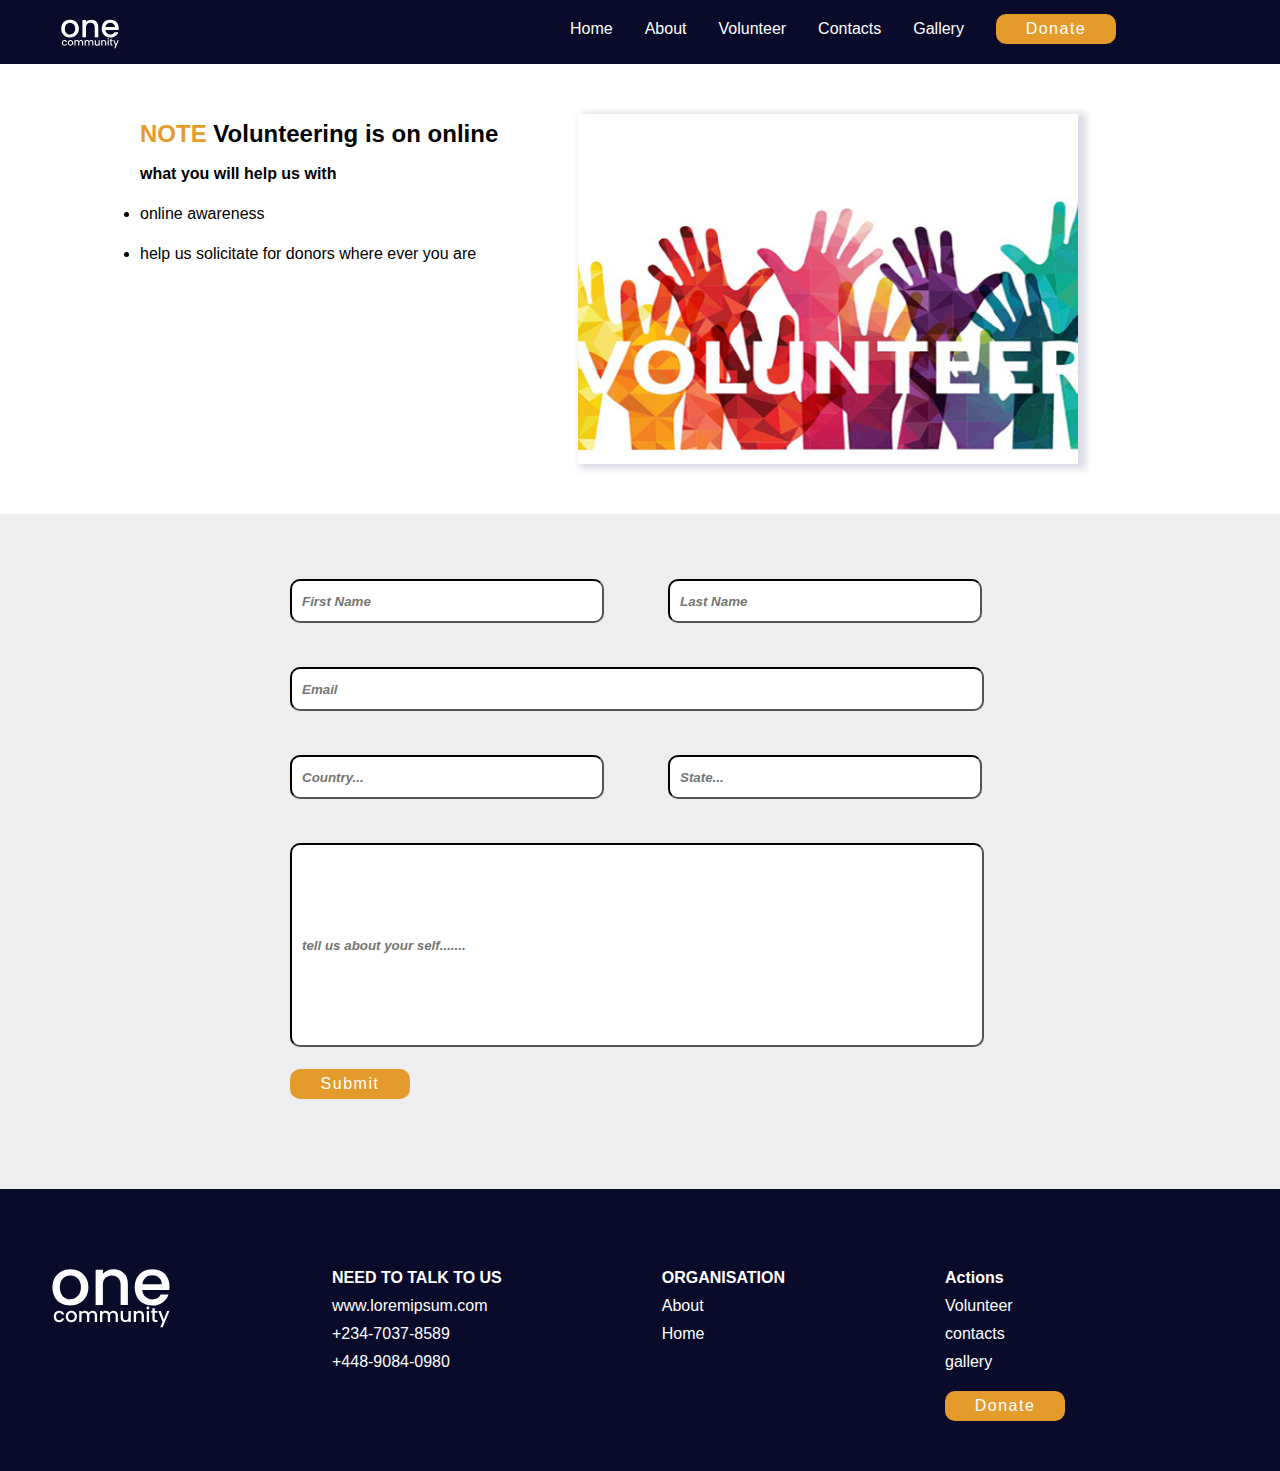
<file: volunteer.html>
<!DOCTYPE html>
<html lang="en">
<head>
    <meta charset="UTF-8">
    <meta name="viewport" content="width=device-width, initial-scale=1.0">
    <title>gallery</title>
    <link rel="stylesheet" href="volunteer.css">
    <link rel="stylesheet" href="https://cdnjs.cloudflare.com/ajax/libs/font-awesome/5.14.0/css/all.min.css">
</head>
<body>
      <!-- nav begins-->
      <nav class="nav-center">
        <!-- nav-header -->
       <div class="nav-header">
          <a href="index.html"><img src="./images/logo.svg" class="logo" alt="logo"></a>
          <button class="nav-toggle">
            <i class="fas fa-bars"></i>
          </button>
        </div> 
  
        <!-- links -->
        <div class="sidebar">
          <!-- <img src="./images/logo.svg" alt="logo" class="sidebar-logo"> -->
          <!-- <button class="close-btn">
            <i class="fas fa-times"></i>
          </button> -->
    
          <ul class="navUL">
            <!-- tag for side bar -->
            <a href="index.html"> Home </a>
            <a href="about.html">About</a>
            <a href="volunteer.html">Volunteer</a>
            <a href="contacts.html">contacts</a> 
            <a href="gallery.html">gallery</a> 
            <a href="donate.html"><button class="btn">Donate</button></a>
             <!-- end for side bar -->
         </ul>
          </div>
        </div>
      </nav>
      <!-- nav - ends -->

      <!-- sectionA -->
      <section class="section">
        <div class="sectionA_article">
            <div class="p_sectionA">
                <h2><span>NOTE</span> Volunteering is on online</h2>
                <h4>what you will help us with</h4>
               
                   <ul>
                        <li>online awareness </li>
                        <li>help us solicitate for donors where ever you are</li>
                   </ul>
            </div>

            <div>
                <img src="./images/Rectangle 57.png" alt="img" class="img_sectionA">
            </div>

        </div>

      </section>
      <!-- end sectionA -->

      <!-- section B -->
      <section class="sectionB">
    <div class="success-message ">
        <form action="#" id="form">
            <!-- form validation -->
            <!-- Name field -->
           <div class="flexInput_field">
                <div class="form-control ">
                    <input type="text" name="firstName" id="firstName" placeholder="First Name" class="input_text input_nameField" />
                    <p>required</p>
                </div>

                <div class="form-control ">
                    <input type="text" name="lastName" id="lastName" placeholder="Last Name" class="input_text input_nameField" />
                    <p>required</p>
                </div>
           </div>
           <!-- end name field -->
           <!-- email -->
           <div class="form-control">
            <input type="email" name="email" id="email" placeholder="Email" class="input_text input_email"/>
            <p>required</p>
           </div>
           <!-- end email -->

           <!-- location -->
                       <div class="flexInput_field">
                        <div class="form-control">
                            <input type="text" name="country" id="country" placeholder="Country..." class="input_text input_nameField" />
                            <p>required</p>
                        </div>
        
                        <div class="form-control ">
                            <input type="text" name="state" id="state" placeholder="State..." class="input_text input_nameField" />
                            <p>required</p>
                        </div>
                   </div>
           <!-- end location -->

           <!-- About your yourself  -->
           <div class="form-control">
            <input type="text" name="bio" id="bio" placeholder="tell us about your self......." class="input_text input_bio"/>
           </div>
            <!-- About your yourself  -->

            <!-- btn -->
            <button class="btn" type="submit">Submit</button>
            <!-- end btn -->
        </form>
    </div>
      </section>

       <!-- success message box -->
  <!-- target success-message on js -->
  <div class="success-message  ">
    <div class="success_box ">
      <div class="success_article  ">
          <h1>Congratulations!</h1>
          <p class="p_successArticle">you are now a volunteer! <br>All Important Update will be sent to your Email</p>
           <!-- Button -->
          <button class="success_btn" type="submit" id="button">Dismiss message</button> 
      </div>
   </div>
  </div>
      <!-- end section B -->

      <!-- Footer section -->
      <footer>
        <div>
        <img src="./images/logo.svg" alt="">
        </div>
        
        <div class="footer_info">
        <h4>NEED TO TALK TO US</h4>
        <a href="#">www.loremipsum.com</a>
        <a href="#">+234-7037-8589</a>
        <a href="#">+448-9084-0980</a>
        </div>
    
        <div class="footer_info">
        <h4>ORGANISATION</h4>
        <a href="about.html">About</a>
        <a href="index.html">Home</a> 
        </div>
    
        <div class="footer_info">
            <h4>Actions</h4>
            <a href="volunteer.html">Volunteer</a>
            <a href="contacts.html">contacts</a> 
            <a href="gallery.html">gallery</a> 
            <a href="donate.html"><button class="btn footer_donateBtn">Donate</button></a>
        </div>
    </footer>
<!-- end footer -->
</body>
<script src="volunteer.js"></script>
</html>
</file>
<file: style.css>
*{
    margin: 0;
    padding: 0;
    box-sizing: 0;
}

body{
    background-color: rgb(10, 10, 43); 
}

.sectionA{
    background-color: rgb(10, 10, 43); 
    width: 100%;
    height: 100vh;
    font-family: 'Alata', sans-serif; 
}

.sectionA_image{
    background-color: rgb(10, 10, 43); 
    background-image: url('./images/Rectangle\ 1.png');
    background-size: cover; /* This property ensures the image covers the entire container */
    background-repeat: no-repeat; /* Prevent the image from repeating */
    width: 100%; /* Set a width to make sure the background covers the container */
    height: 90vh; /* Set a height to ensure the background covers the full viewport height */
    font-family: 'Alata', sans-serif; 
    margin-top: 10px;
    margin-bottom: 100px;
    position: relative;
    display: inline-block;
}
/* to overlay color on the img */
.sectionA_image::before{
  content: "";
  position: absolute;
  top: 0;
  left: 0;
  width: 100%;
  height: 100%;
  background-color: rgba(0, 0, 5, 0.5); /* Adjust the color and opacity */
  z-index: 1; /* Place the overlay above the image */
}
/* styling nav */
.nav-center {
    max-width: 1000px;
    margin-left: 50px;
    margin-right: 50px;
    display: flex;
    gap: 450px;
    align-items: center;
    justify-content: space-between;
    padding: 10px;
  }
  .navUL{
    height: auto;
    display: flex;
    list-style: none;
    gap: 2rem;
    text-transform:capitalize;
  }

  a{
    color: white;
    text-decoration: none;
  }

  a:hover{
    color: rgb(247, 172, 61);
  }
  .btn{
    width: 120px;
    height: 30px;
    background-color:rgb(228, 155, 44);
    text-align: center;
    border: 1px solid;
    text-transform: capitalize;
    font-size: 16px;
    letter-spacing: 1.5px;
    border-radius: 10px;
    border: none;
    margin-top: -10px;
    color: white;
    cursor: pointer;
  }

  .btn:hover{
    background-color:rgb(237, 197, 136);
    color: black;
  }

 .volunteer_btn{
  width: 130px;
    height: 30px;
    background-color:transparent;
    text-align: center;
    border: 1px solid;
    text-transform: capitalize;
    font-size: 16px;
    letter-spacing: 1.5px;
    border-radius: 10px;
    border: 2px solid rgb(228, 155, 44);
    margin-top: -10px;
    color: white;
    cursor: pointer;
  }
  .volunteer_btn:hover{
    background-color: rgb(228, 155, 44);
  }
  .sectionA_buttons_class{
    display: flex;
    gap: 10px;
   margin-top: 40px;
   margin-left: 200px
  }


  .logo{
    width: 60px;
    margin-top: -5px;
  }
  .nav-toggle{
    display: none;
  }
/* end styling nav */

.background_article_box1{
  margin: 0 auto;
  background-color: transparent;
  width: 50%;
  height: 300px;
  text-align: center;
  margin-top: 50px;
  color: white;
  position: absolute;
  top: 50%;
  left: 50%;
  transform: translate(-50%, -50%); 
  z-index: 1; /*Place the text above the overlay */
}

h1{
  font-size: 50px;
}

.article_container{
  Width : 1000px;
  height: auto;
  margin: 0 auto;
  position: relative;
  display: flex;
  gap: 4rem;
  margin-top: 50px;
  margin-bottom: -100px;
}

.article_box{
  width: 300px;
  height: 200px;
  background-color: white;
  border-radius: 12px;
  box-shadow: 2px 2px 8px rgba(0, 0, 0, 0.2);
  font-family: 'Alata', sans-serif; 
  font-weight: bold;
  font-size: 14px;
}

.in_article_box{
  text-align: center;
}

.vector{
  margin-top: 15px;
  margin-bottom:25px;
  width: 20%;
}

.sectionB{
  width: 100%;
  /* height: auto; */
  height: 400px;
  background-color: white;
}

/* Fund rasing sectionB */

.fund_raising_goals{
  font-family: 'Alata', sans-serif;
  position: absolute;
  margin-top: 170px;
  width: auto;
  /* background-color: antiquewhite; */
  height:150px;
  margin-left: 110px;
  
}

.p_fund_raising_goals{
  text-align: center;
  font-weight: bold;
  font-size: 25px;
  margin-bottom: 20px;
}

.fund_raising_goals_range{
  width: 1000px;
  height: 30px;
  background-color: rgb(10, 10, 43);
}

.internal_fund_raising_goals_range{
  width: 300px;
  height: 30px;
  background-color: rgb(232, 158, 48);;
}

.fund_goals{
  display: flex;
  justify-content: space-between;
  font-family: 'Alata', sans-serif;
  font-size: 25px;
  font-weight: bolder;
  margin-top: 10px;
  margin-bottom: 15px;
}

/* sectionC */
.sectionC{
  width: 100%;
  height: 250px;
  background-color: white;
}

.donations{
  width:750px;
  height:180px;
  /* background-color: bisque; */
  margin: 0 auto;
  font-family:'Alata', sans-serif;
}
.p_donations{
  text-align: center;
  font-size: 25px;
  font-weight: bold;
  margin-bottom: 25px;
}

.donators{
  display: flex;
  gap: 3rem;
}

.img_donators{
  width: 80%;
}
.donators_profile{
  display: flex;
  flex-direction: column;
  gap: 1rem;
}

.p_donators_profile{
  font-size: 15px;
  font-weight: bold;
  font-family: 'Alata', sans-serif;
  text-align: center;
}

/* sectionD */

.sectionD{
  width: 100%;
  height: 380px;
  background-color:white;
}

.call_for_assistance{
  display:flex;
  gap: 1.5rem;
  width: 900px;
  /* background-color: white; */
  margin: 0 auto;
}

.img_call_for_assistance{
  width:300px;
  height: 300px;
}

.article_box_call_for_assistance{
  width: 500px;
  height: 250px;
  /* background-color: aqua; */
  margin-top: 15px;
  font-family: 'Alata', sans-serif;

}
h2{
  text-align: center;
  margin-bottom: 10px;
}

.p_call_for_assistance{
  text-align: justify;
  font-size: 14px;
  line-height: 20px;
  margin-bottom: 15px;
}

/* sectionE*/

.sectionE{
  width: 100%;
  height: 350px;
  background-color: rgb(10, 10, 43); 
  margin-bottom: 100px;
}

.img_sectionE{
  background-color: rgb(10, 10, 43); 
  background-image: url('./images/Rectangle\ 100.png');
  background-size: cover; /* This property ensures the image covers the entire container */
  background-repeat: no-repeat; /* Prevent the image from repeating */
  width: 100%; /* Set a width to make sure the background covers the container */
  height: 80vh; /* Set a height to ensure the background covers the full viewport height */
  font-family: 'Alata', sans-serif; 
  /* margin-top: 10px; */
  position: relative;
  display: inline-block;
}
/* to overlay color on the img */
.img_sectionE::before{
  content: "";
  position: absolute;
  top: 0;
  left: 0;
  width: 100%;
  height: 100%;
  background-color: rgba(0, 0, 5, 0.5); /* Adjust the color and opacity */
  z-index: 1; /* Place the overlay above the image */
}

.article_box_cholera_info{
  width: 700px;
  height: 300px;
  /* background-color: aquamarine; */
  margin: 0 auto;
  font-family: 'Alata', sans-serif;
  margin-top: 30px;
  color: white;
  position: absolute;
  top: 50%;
  left: 50%;
  transform: translate(-50%, -50%); 
  z-index: 1; /*Place the text above the overlay */
}
.h3{
  text-align: center;
  margin-bottom: 20px;
  font-size: 25px;
}
.p_cholera_info{
  margin-bottom: 10px;
  font-size: 16px;
}

.cholera_info_button{
  text-align: center;
  margin-top: 50px;
}

/* sectionF */

.sectionF{
  width: 100%;
  height: 380px;
  background-color:white;
}

.sectionF_call_for_assistance{
  width: 700px;
  height: 300px;
  display:flex;
  flex-direction: row-reverse;
  gap: 2rem;
 /* margin-top: 100px; */
  /* background-color: rgb(194, 126, 126); */
  margin: 0 auto;
}

.sectionF_img_call_for_assistance{
  width:350px;
  height: 250px;
  margin-top: 50px;
}

.sectionF_article_box_call_for_assistance{
  width: 380px;
  height: 250px;
  /* background-color: aqua; */
  margin-top: 50px;
  font-family: 'Alata', sans-serif;
}
h2{
  text-align: center;
  margin-bottom: 10px;
}

.p_call_for_assistance{
  text-align:start;
  font-size: 14px;
  line-height: 20px;
  margin-bottom: 15px;
  margin-top: 15px;
}

/* sectionG */
.sectionG{
  width: 100%;
  height: 400px;
  background-color: white;
 
}
.recent_update{
  text-align: center;
  font-family: 'Alata', sans-serif;
}

.recent_update_img_div{
  display: flex;
}

.h3_recent_update{
  margin-bottom: 20px;
}

.img_h3_recent_update{
  width: 400px;
  margin-bottom: 30px;
}

/* sectionH */

.sectionH{
  width: 100%;
  height: 350px;
  background-color: rgb(10, 10, 43); 
  /* margin-bottom: 100px; */
}

.img_sectionH{
  background-color: rgb(10, 10, 43); 
  background-image: url('./images/Rectangle\ 102.png');
  background-size: cover; /* This property ensures the image covers the entire container */
  background-repeat: no-repeat; /* Prevent the image from repeating */
  width: 100%; /* Set a width to make sure the background covers the container */
  height: 70vh; /* Set a height to ensure the background covers the full viewport height */
  font-family: 'Alata', sans-serif; 
  /* margin-top: 10px; */
  position: relative;
  display: inline-block;
  
}
/* to overlay color on the img */
.img_sectionH::before{
  content: "";
  position: absolute;
  top: 0;
  left: 0;
  width: 100%;
  height: 100%;
  background-color: rgba(0, 0, 5, 0.5); /* Adjust the color and opacity */
  z-index: 1; /* Place the overlay above the image */
}

.sectionH_subscribe_newsletter_form{
  margin: 0 auto;
  /* text-align: center; */
  width: 500px;
  height: 300px;
  /* background-color: blue; */
  top: 50%;
  left: 50%;
  color: white;
  position: absolute;
  transform: translate(-50%, -50%); 
  z-index: 1; /*Place the text above the overlay */
}
.h3_subscribe_newsletter_form{
  text-align: start;
  margin-top: 0px;
}

input{
  width:500px;
  height:40px;
  outline: 0;
  border-radius: 10px;
  border-color: transparent;
}

form{
  display:flex;
  flex-direction: column;
  gap: 2rem;
  margin-top: 30px;
}

.input_text{
  padding-left: 10px;
  font-weight: bold;
  font-family: 'Alata', sans-serif;
}


/* showerror for form validation */
.form-control p{
  font-style: italic;
  font-size: 12px;
  color: red;
  text-align: end;
  font-family: 'Alata', sans-serif;
  margin-top: 3px;
  margin-bottom: -20px;
  visibility: hidden;
}

.form-control.error input{
  border-color: red;
}

.form-control.error p{
  visibility: visible;
}

/* success box  */
.success_box{
  width: 500px;
  height: 300px;
  background-color: white;
  border-radius: 15px;
  position: relative;
  word-wrap: break-word;
  margin-left: auto;
  margin-right: auto;
  margin-top: -300px;
  visibility: hidden;
  z-index: 100000;
}

.success_article{
  font-family: 'Roboto', sans-serif; 
  padding: 40px;
  margin-top: 25px;
}

.p_successArticle{
  font-size: 12px;
  padding-top: 20px;
  margin-bottom: 25px;
}

.success_btn{
  width: 180px;
  height: 30px;
  background-color:rgb(228, 155, 44);
  text-align: center;
  border: 1px solid;
  text-transform: capitalize;
  font-size: 16px;
  letter-spacing: 1.5px;
  border-radius: 10px;
  border: none;
  margin-top: -10px;
  color: white;
  cursor: pointer;
}

.success_btn:hover{
    background-color:rgb(237, 197, 136);
    color: black;
}

.success-message.success form{
  visibility: hidden;
}

.success-message.success form p{
  visibility: hidden;
}


.success-message.success .success_box{
  visibility: visible;
}
/* end of sucess box */

/* footer */
footer{
  width: auto;
  background-color: rgb(10, 10, 43);
  display: flex;
  gap: 10rem;
  padding: 50px;
  font-family: 'Alata', sans-serif;
  color: white;
}

.footer_info{
  display: flex;
  flex-direction: column;
  gap: 10px;
  margin-top: 30px;
}

.footer_donateBtn{
  margin-top: 10px;
}
/* end footer */
















/* mobile responsiveness */

@media screen and (max-width: 600px){
   /* Styling sidebar */
   .sidebar {
    height: 100%;
    width: 500px; /* Adjust as needed */
    position: fixed;
    top: 0;
    left: -500px;
    background-color: rgb(10, 10, 43);
    padding-top: 40px;
    transition: all 0.3s linear;
    z-index: 20000;
   
}

.nav-toggle {
  font-size: 2.2rem;
  color: white;
  background: transparent;
  border-color: transparent;
  border: 0;
  transition: var(--transition);
  cursor: pointer;
  display: flex;
  z-index: 21000;

}

.nav-header {
  display: flex;
  align-items: center;
  /* gap: 12rem; */
  justify-content:space-between;
  padding: 1.5rem;
}

.nav-center {
  max-width: 1000px;
  margin-left: 0px;
  margin-right: 50px;
  display: flex;
  gap: 450px;
  align-items: center;
  justify-content: space-between;
  padding: 0rem;
  display: block;
}

.navUL{
  height: auto;
  display: flex;
  flex-direction: column;
  color: black;
  list-style: none;
  gap: 1rem;
  text-transform:capitalize;
  margin-left: 20px;
  margin-top: 200px;
}
  /* end of Styling sidebar */

  /* section A styling */

  .sectionA_image{
    background-color: rgb(10, 10, 43); 
    background-image: url('./images/Rectangle\ 1.png');
    background-size: cover; /* This property ensures the image covers the entire container */
    background-repeat: no-repeat; /* Prevent the image from repeating */
    width: 100%; /* Set a width to make sure the background covers the container */
    height: 80vh; /* Set a height to ensure the background covers the full viewport height */
    font-family: 'Alata', sans-serif; 
    margin-top: 10px;
    margin-bottom: 100px;
    position: relative;
    display: inline-block;
}

.background_article_box1{
  margin: 0 auto;
  background-color:transparent;
  width: 100%;
  height: 300px;
  text-align: center;
  margin-top: 50px;
  color: white;
  position: absolute;
  top: 50%;
  left: 50%;
  transform: translate(-50%, -50%); 
  z-index: 1; /*Place the text above the overlay */
}

 .sectionA_buttons_class{
    display: flex;
    gap: 10px;
   margin-top: 40px;
   margin-left: 75px;
   /* margin: 0 auto; */
  }

  .article_container{
    Width : 100%;
    height: auto;
    margin: 0 auto;
    position: relative;
    display: flex;
    flex-direction: column;
    gap: 4rem;
    margin-top: -10px;
    margin-bottom: -100px;
  }

  .article_box{
    width: 350px;
    height: 200px;
    background-color: white;
    border-radius: 12px;
    box-shadow: 2px 2px 8px rgba(0, 0, 0, 0.2);
    font-family: 'Alata', sans-serif; 
    font-weight: bold;
    font-size: 14px;
    margin: 0 auto;
  }

  .in_article_box{
    text-align: center;
    font-size: 18px;
  }
  /* end of section A */

  /* sectionB */
  .sectionB{
    width: 100%;
    /* height: auto; */
    height: 410px;
    background-color: white;
  }
  .fund_raising_goals_range{
    width: 350px;
    height: 30px;
    background-color: rgb(10, 10, 43);
  }
  
  .internal_fund_raising_goals_range{
    width: 100px;
    height: 30px;
    background-color: rgb(232, 158, 48);
  }
.fund_raising_goals{
  font-family: 'Alata', sans-serif;
  position: absolute;
  margin-top: 170px;
  width: auto;
  /* background-color: antiquewhite; */
  height:150px;
  margin-left: 15px;
}

.fund_goals{
  display: flex;
  justify-content: space-between;
  font-family: 'Alata', sans-serif;
  font-size: 14px;
  font-weight: bolder;
  margin-top: 10px;
  margin-bottom: 15px;
}

/* sectionC */
.donators{
  display: flex;
  gap:10px;
  padding: 15px;
}

.donations{
  width:auto;
  height:180px;
  /* background-color: bisque; */
  margin: 0 auto;
  font-family:'Alata', sans-serif;
}

.img_donators{
  width: 50px;
}
/* end of sectionC */


/* sectionD */
.sectionD{
  width: 100%;
  height: auto;
  background-color:white;
}

.call_for_assistance{
  display:flex;
  flex-direction: column;
  gap: 1.5rem;
  width: 100%;
  /* background-color: white; */
  margin: 0 auto;
}

.article_box_call_for_assistance{
  width: 350px;
  height: 430px;
  /* background-color: aqua; */
  margin-top: 15px;
  font-family: 'Alata', sans-serif;
  margin: 0 auto;
}

.img_call_for_assistance{
  width:100%;
  height: 400px;
}

.p_call_for_assistance{
  text-align: center;
  font-size: 16px;
  line-height: 20px;
  margin-bottom: 20px;
}
 /* sectionE */
 .sectionE{
  width: 100%;
  height: 600px;
  background-color: rgb(10, 10, 43); 
  margin-bottom: 100px;
}
.article_box_cholera_info{
  width: 370px;
  height: 300px;
  /* background-color: aquamarine; */
  margin: 0 auto;
  font-family: 'Alata', sans-serif;
  margin-top: 30px;
  color: white;
  position: absolute;
  top: 50%;
  left: 50%;
  transform: translate(-50%, -50%); 
  z-index: 1; /*Place the text above the overlay */
}

/* end of sectionE */

/* sectionF */
.sectionF{
  width: 100%;
  height: 600px;
  background-color:white;
}

.sectionF_call_for_assistance{
  width: 370px;
  height: auto;
  display:flex;
  flex-direction: column;
  flex-direction: column-reverse;
  gap:10px;
 /* margin-top: 100px; */
  /* background-color: rgb(194, 126, 126); */
  margin: 0 auto;
}

.sectionF_img_call_for_assistance{
  width:100%;
  height: 250px;
  margin-top: 0px;
}
.sectionF_article_box_call_for_assistance{
  width: 350px;
  height: 150px;
  /* background-color: aqua; */
  margin-top: 50px;
  font-family: 'Alata', sans-serif;
  padding: 10px;
  text-align: center;
}


/* end of sectionF */

/* sectionG */
.sectionG{
  width: 100%;
  height: 250px;
  background-color: white;
}

.img_h3_recent_update{
  width: 33%;
  margin-bottom: 30px;
}
/* end of sectionG */

/* SectionH */
.sectionH{
  width: 100%;
  height: auto;
  background-color: rgb(10, 10, 43); 
  /* margin-bottom: 100px; */
}

.sectionH_subscribe_newsletter_form{
  margin: 0 auto;
  /* text-align: center; */
  width: 100%;
  height: 300px;
  /* background-color: blue; */
  top: 50%;
  left: 50%;
  color: white;
  position: absolute;
  transform: translate(-50%, -50%); 
  z-index: 1; /*Place the text above the overlay */
}

input{
  width:300px;
  height:40px;
  border-radius: 10px;
  outline: 0;
}

form{
  display:flex;
  flex-direction: column;
  gap: 2rem;
  margin-top: 30px;
  padding: 15px;
}

.success_box{
  width: 500px;
  height: 300px;
  background-color: white;
  border-radius: 15px;
  position: relative;
  word-wrap: break-word;
  margin-left: auto;
  margin-right: auto;
  margin-top: -300px;
  visibility: hidden;
  z-index: 100000;
}

.success_box{
  width: 100%;
  height: 300px;
  background-color: white;
  border-radius: 15px;
  position: relative;
  word-wrap: break-word;
  margin-left: auto;
  margin-right: auto;
  margin-top: -300px;
  visibility: hidden;
  z-index: 100000;
}

/* footer */

footer{
  width: auto;
  background-color: rgb(10, 10, 43);
  display: flex;
  flex-direction: column;
  gap: 1rem;
  padding: 50px;
  font-family: 'Alata', sans-serif;
  color: white;
}

}
</file>
<file: about.css>
*{
    margin: 0;
    padding: 0;
    box-sizing: 0;
}

body{
    background-color: rgb(10, 10, 43);
    font-family: 'Alata', sans-serif;

}

/* styling nav */
.nav-center {
    max-width: 1000px;
    margin-left: 50px;
    margin-right: 50px;
    display: flex;
    gap: 450px;
    align-items: center;
    justify-content: space-between;
    padding: 10px;
  }
  .navUL{
    height: auto;
    display: flex;
    list-style: none;
    gap: 2rem;
    text-transform:capitalize;
  }

  a{
    color: white;
    text-decoration: none;
  }

  a:hover{
    color: rgb(247, 172, 61);
  }
  .btn{
    width: 120px;
    height: 30px;
    background-color:rgb(228, 155, 44);
    text-align: center;
    border: 1px solid;
    text-transform: capitalize;
    font-size: 16px;
    letter-spacing: 1.5px;
    border-radius: 10px;
    border: none;
    margin-top: -10px;
    color: white;
    cursor: pointer;
  }

  .btn:hover{
    background-color:rgb(237, 197, 136);
    color: black;
  }

 .volunteer_btn{
  width: 130px;
    height: 30px;
    background-color:transparent;
    text-align: center;
    border: 1px solid;
    text-transform: capitalize;
    font-size: 16px;
    letter-spacing: 1.5px;
    border-radius: 10px;
    border: 2px solid rgb(228, 155, 44);
    margin-top: -10px;
    color: white;
    cursor: pointer;
  }
  .volunteer_btn:hover{
    background-color: rgb(228, 155, 44);
  }
  .sectionA_buttons_class{
    display: flex;
    gap: 10px;
   margin-top: 40px;
   margin-left: 200px
  }


  .logo{
    width: 60px;
    margin-top: -5px;
  }
  .nav-toggle{
    display: none;
  }
/* end styling nav */

  /* sectionA */
  .section{
    width: 100%;
    height: auto;
    background-color: white;
   
  }
  .sectionA_article{
    width: 1100px;
    height: 250px;
    text-align:justify;
    /* background-color: aquamarine; */
    padding: 50px;
    margin: 0 auto;
  }

  .p_sectionA_article{
    margin-top: 20px;
    font-size: 14px;
  }
  /* end section A */

/* Section B */
.sectionB{
    width: 100%;
    height: auto;
    background-color: white;
}

.sectionB_article{
    width: 1100px;
    height: 500px;
    text-align:justify;
    /* background-color: aquamarine; */
    padding: 50px;
    margin: 0 auto;
    display: flex;
    gap: 3rem;
  }

  .p_sectionB_article{
    margin-top: 20px;
    font-size: 14px;
  }
  .img_sectionB{
    height: 450px;
    width: 400px;
  }
/* end section B */

/* section C */
.sectionC_article{
    width: 1100px;
    height: 500px;
    text-align:justify;
    /* background-color: aquamarine; */
    padding: 50px;
    margin: 0 auto;
    display: flex;
    gap: 3rem;
  }

  .img_sectionC{
    height: 450px;
    width: 400px;
  }

  .p_sectionC_article{
    margin-top: 20px;
    font-size: 14px;
  }
  
  .sectionC_btn{
    margin-top: 30px;
  }
/* end section C */

/* sectionD */
.sectionD_article{
    width: 1100px;
    height: auto;
    text-align:justify;
    /* background-color: aquamarine; */
    padding: 50px;
    margin: 0 auto;
  }

  .grid-container {
    display: grid;
    grid-template-columns: repeat(3, 1fr); /* Three equal columns */
    gap: 15px; /* Gap between grid items */
    max-width: 1000px; /* Set a maximum width for responsiveness */
    margin: 0 auto;
    padding: 30px;

}

.img_sectionD{
    height: 250px;
    width: 250px;
    margin-bottom: 5px;
  }

  .h2_sectionD{
    margin-bottom: 20px;
    text-align: center;
  }

.p_sectionD_profile{
  font-size: 12px;
  margin-top: 5px;
}
/* end of sectionD */

/* footer */
footer{
  width: auto;
  background-color: rgb(10, 10, 43);
  display: flex;
  gap: 10rem;
  padding: 50px;
  font-family: 'Alata', sans-serif;
  color: white;
}

.footer_info{
  display: flex;
  flex-direction: column;
  gap: 10px;
  margin-top: 30px;
}

.footer_donateBtn{
  margin-top: 10px;
}
/* end footer */































/* mobile responsiveness */

@media screen and (max-width:600px) {
    /* Styling sidebar */
   .sidebar {
    height: 100%;
    width: 500px; /* Adjust as needed */
    position: fixed;
    top: 0;
    left: -500px;
    background-color: rgb(10, 10, 43);
    padding-top: 40px;
    transition: all 0.3s linear;
    z-index: 20000;
   
}

.nav-toggle {
  font-size: 2.2rem;
  color: white;
  background: transparent;
  border-color: transparent;
  border: 0;
  transition: var(--transition);
  cursor: pointer;
  display: flex;
  z-index: 21000;

}

.nav-header {
  display: flex;
  align-items: center;
  /* gap: 12rem; */
  justify-content:space-between;
  padding: 1.5rem;
}

.nav-center {
  max-width: 1000px;
  margin-left: 0px;
  margin-right: 50px;
  display: flex;
  gap: 450px;
  align-items: center;
  justify-content: space-between;
  padding: 0rem;
  display: block;
}

.navUL{
  height: auto;
  display: flex;
  flex-direction: column;
  color: black;
  list-style: none;
  gap: 1rem;
  text-transform:capitalize;
  margin-left: 20px;
  margin-top: 200px;
}

  /* end of Styling sidebar */

  /* section A */
  .section{
    width: 100%;
    height:auto;
    background-color: white;
  }

  .sectionA_article{
    width: 370px;
    height: 800px;
    text-align:center;
    /* background-color: aquamarine; */
    padding: 0px;
    padding-top: 50px;
    margin: 0 auto;
  }

  .p_sectionA_article{
    margin-top: 20px;
    font-size: 16px;
  }
  /* end section A */

  /* section B */
  .sectionB_article{
    width: 370px;
    height: 1100px;
    text-align:center;
    /* background-color: aquamarine; */
    padding: 0px;
    margin: 0 auto;
    display: flex;
    flex-direction: column;
    gap: 3rem;
    padding-top: 50px;
  }

  .img_sectionB{
    height: 370px;
    width: 350px;
  }

  .p_sectionB_article{
    margin-top: 20px;
    font-size: 16px;
  }
  /* end of sectionB */

   /* section C */
   .sectionC_article{
    width: 370px;
    height: 500px;
    text-align:center;
    /* background-color: aquamarine; */
    padding: 0px;
    margin: 0 auto;
    display: flex;
    flex-direction: column-reverse;
    gap: 3rem;
  }

  .img_sectionC{
    height: 370px;
    width: 350px;
  }
   /* end section C */

   /* sectionD */
 .sectionD_article{
  width: 370px;
  height: auto;
  text-align:justify;
  /* background-color: aquamarine; */
  padding: 0px;
  margin: 0 auto;
}

.grid-container {
  display: grid;
  grid-template-columns: repeat(2, 1fr); /* Three equal columns */
  gap: 15px; /* Gap between grid items */
  max-width: 370px; /* Set a maximum width for responsiveness */
  margin: 0 auto;
  padding: 30px;
}

.img_sectionD{
  height: 150px;
  width: 150px;
  margin-bottom: 5px;
}

.h2_sectionD{
  margin-bottom: 10px;
  text-align: center;
  padding-top: 20px;
}
/* end sectionD */
/* footer */
footer{
  width: auto;
  background-color: rgb(10, 10, 43);
  display: flex;
  flex-direction: column;
  gap: 1rem;
  padding: 50px;
  font-family: 'Alata', sans-serif;
  color: white;
}
/* end footer */
}
</file>
<file: contacts.css>
*{
    margin: 0;
    padding: 0;
    box-sizing: 0;
}

body{
    background-color: rgb(10, 10, 43);
    font-family: 'Alata', sans-serif;

}

/* styling nav */
.nav-center {
    max-width: 1000px;
    margin-left: 50px;
    margin-right: 50px;
    display: flex;
    gap: 450px;
    align-items: center;
    justify-content: space-between;
    padding: 10px;
  }
  .navUL{
    height: auto;
    display: flex;
    list-style: none;
    gap: 2rem;
    text-transform:capitalize;
  }

  a{
    color: white;
    text-decoration: none;
  }

  a:hover{
    color: rgb(247, 172, 61);
  }
  .btn{
    width: 120px;
    height: 30px;
    background-color:rgb(228, 155, 44);
    text-align: center;
    border: 1px solid;
    text-transform: capitalize;
    font-size: 16px;
    letter-spacing: 1.5px;
    border-radius: 10px;
    border: none;
    margin-top: -10px;
    color: white;
    cursor: pointer;
  }

  .btn:hover{
    background-color:rgb(237, 197, 136);
    color: black;
  }

 .volunteer_btn{
  width: 130px;
    height: 30px;
    background-color:transparent;
    text-align: center;
    border: 1px solid;
    text-transform: capitalize;
    font-size: 16px;
    letter-spacing: 1.5px;
    border-radius: 10px;
    border: 2px solid rgb(228, 155, 44);
    margin-top: -10px;
    color: white;
    cursor: pointer;
  }
  .volunteer_btn:hover{
    background-color: rgb(228, 155, 44);
  }
  .sectionA_buttons_class{
    display: flex;
    gap: 10px;
   margin-top: 40px;
   margin-left: 200px
  }


  .logo{
    width: 60px;
    margin-top: -5px;
  }
  .nav-toggle{
    display: none;
  }
/* end styling nav */

/* main tag for background image */
main{
    background-color: rgb(10, 10, 43); 
    background-image: url('./images/Rectangle\ 81\ \(1\).png');
    background-size: cover; /* This property ensures the image covers the entire container */
    background-repeat: no-repeat; /* Prevent the image from repeating */
    width: 100%; /* Set a width to make sure the background covers the container */
    height: auto; /* Set a height to ensure the background covers the full viewport height */
    font-family: 'Alata', sans-serif; 
    margin-top: 10px;
    /* margin-bottom: 100px; */
    position: relative;
    display: inline-block;
}

/* to overlay color on the img */
main::before{
    content: "";
    position: absolute;
    top: 0;
    left: 0;
    width: 100%;
    height: 100%;
    background-color: rgba(0, 0, 5, 0.5); /* Adjust the color and opacity */
    z-index: 1; /* Place the overlay above the image */
  }
/* end main tag for background image */

/* form-container */
form{
    width: 800px;
    height: auto;
    /* background-color: white; */
    margin: 0 auto;
    padding: 50px;
    /* background-color: blanchedalmond; */
    display: flex;
    flex-direction: column;
    gap: 2rem;
    z-index: 1; /*Place the text above the overlay */
    position: relative;
    margin-bottom: 200px;
    
}

.p_form{
 text-align: center;
 color: rgb(228, 155, 44);
 font-size: 30px;
 font-weight: bold;
}

.flexInput_field{
    display: flex;
    gap: 4rem;
}

.input_nameField{
    width:300px;
    height:40px;
    outline: 0;
    border-radius: 10px;
    border-color: black;
    margin-top: 15px;
  }

  .input_text{
    padding-left: 10px;
    font-weight: bold;
    font-family: 'Alata', sans-serif;
    font-style: italic;
  }

  .input_email{
    width:680px;
    height:40px;
    outline: 0;
    border-radius: 10px;
    border-color: black;
    margin-top: 15px;
  }

  .input_bio{
    width:680px;
    height:200px;
    outline: 0;
    border-radius: 10px;
    border-color: black;
    margin-top: 15px;
  }

   /* showerror for form validation */
.form-control p{
    font-style: italic;
    font-size: 12px;
    color: red;
    text-align: start;
    font-family: 'Alata', sans-serif;
    margin-top: 3px;
    margin-bottom: -20px;
    visibility: hidden;
  }
  
  .form-control.error input{
    border-color: red;
  }
  
  .form-control.error p{
    visibility: visible;
  }
  
  /* end of error msg */

  /* success box  */
.success_box{
    width: 500px;
    height: 300px;
    background-color: white;
    border-radius: 15px;
    position: relative;
    word-wrap: break-word;
    margin-left: auto;
    margin-right: auto;
    margin-top: -500px;
    visibility: hidden;
    z-index: 100000;
  }
  
  .success_article{
    font-family: 'Roboto', sans-serif; 
    padding: 40px;
    margin-top: 25px;
  }
  
  .p_successArticle{
    font-size: 14px;
    padding-top: 20px;
    margin-bottom: 25px;
    line-height: 25px;
  }
  
  .success_btn{
    width: 180px;
    height: 30px;
    background-color:rgb(228, 155, 44);
    text-align: center;
    border: 1px solid;
    text-transform: capitalize;
    font-size: 16px;
    letter-spacing: 1.5px;
    border-radius: 10px;
    border: none;
    margin-top: 30px;
    color: white;
    cursor: pointer;
  }
  
  .success_btn:hover{
      background-color:rgb(237, 197, 136);
      color: black;
  }
  
  .success-message.success form{
    visibility: hidden;
  }

  .success-message.success form p{
    visibility: hidden;
  }
  
  
  
  .success-message.success .success_box{
    visibility: visible;
  }
  /* end of sucess box */
/* end form container */





/* footer */
footer{
    width: auto;
    background-color: rgb(10, 10, 43);
    display: flex;
    gap: 10rem;
    padding: 50px;
    font-family: 'Alata', sans-serif;
    color: white;
    position: relative;
    z-index: 10000;
  }
  
  .footer_info{
    display: flex;
    flex-direction: column;
    gap: 10px;
    margin-top: 30px;
  }
  
  .footer_donateBtn{
    margin-top: 10px;
  }
  /* end footer */























  /* mobile screen responsiveness */

  @media screen and (max-width: 600px) {
 /* Styling sidebar */
 .sidebar {
    height: 100%;
    width: 500px; /* Adjust as needed */
    position: fixed;
    top: 0;
    left: -500px;
    background-color: rgb(10, 10, 43);
    padding-top: 40px;
    transition: all 0.3s linear;
    z-index: 20000;
   
}

.nav-toggle {
  font-size: 2.2rem;
  color: white;
  background: transparent;
  border-color: transparent;
  border: 0;
  transition: var(--transition);
  cursor: pointer;
  display: flex;
  z-index: 21000;

}

.nav-header {
  display: flex;
  align-items: center;
  /* gap: 12rem; */
  justify-content:space-between;
  padding: 1.5rem;
}

.nav-center {
  max-width: 1000px;
  margin-left: 0px;
  margin-right: 50px;
  display: flex;
  gap: 450px;
  align-items: center;
  justify-content: space-between;
  padding: 0rem;
  display: block;
}

.navUL{
  height: auto;
  display: flex;
  flex-direction: column;
  color: black;
  list-style: none;
  gap: 1rem;
  text-transform:capitalize;
  margin-left: 20px;
  margin-top: 200px;
}
/* end of Styling sidebar */

/* form-container */
form{
    width: 90%;
    height: auto;
    /* background-color: white; */
    margin: 0 auto;
    padding: 0px;
    padding-top: 20px;
    display: flex;
    flex-direction: column;
    gap: 2rem;
    z-index: 1; /*Place the text above the overlay */
    position: relative;
    margin-bottom: 350px;
}
.flexInput_field{
    display: flex;
    gap: 4rem;
}

.input_nameField{
    width:120px;
    height:40px;
    outline: 0;
    border-radius: 10px;
    border-color: black;
    margin-top: 15px;
  }

  .input_text{
    padding-left: 10px;
    font-weight: bold;
    font-family: 'Alata', sans-serif;
    font-style: italic;
  }

  .input_email{
    width:320px;
    height:40px;
    outline: 0;
    border-radius: 10px;
    border-color: black;
    margin-top: 15px;
  }

  .input_bio{
    width:320px;
    height:200px;
    outline: 0;
    border-radius: 10px;
    border-color: black;
    margin-top: 15px;
  }
 /* end sectionB */

 /* success box */
 .success_box{
    width: 100%;
    height: 300px;
    background-color: white;
    border-radius: 15px;
    position: relative;
    word-wrap: break-word;
    margin-left: auto;
    margin-right: auto;
    margin-top: -600px;
    visibility: hidden;
    z-index: 100000;
  }
 /* end success box */ 
/* end form container */

 /* footer */
 footer{
    width: 100%;
    background-color: rgb(10, 10, 43);
    display: flex;
    flex-direction: column;
    gap: 1rem;
    padding: 50px;
    font-family: 'Alata', sans-serif;
    color: white;
  }
  /* end footer */
  }
</file>
<file: donate.css>
*{
    margin: 0;
    padding: 0;
    box-sizing: 0;
}

body {
    font-family: Arial, sans-serif;
    margin: 0px;
    background-color: rgb(10, 10, 43);
}


/* styling nav */
.nav-center {
    max-width: 1000px;
    margin-left: 50px;
    margin-right: 50px;
    display: flex;
    gap: 450px;
    align-items: center;
    justify-content: space-between;
    padding: 10px;
  }
  .navUL{
    height: auto;
    display: flex;
    list-style: none;
    gap: 2rem;
    text-transform:capitalize;
  }

  a{
    color: white;
    text-decoration: none;
  }

  a:hover{
    color: rgb(247, 172, 61);
  }
  .btn{
    width: 120px;
    height: 30px;
    background-color:rgb(228, 155, 44);
    text-align: center;
    border: 1px solid;
    text-transform: capitalize;
    font-size: 16px;
    letter-spacing: 1.5px;
    border-radius: 10px;
    border: none;
    margin-top: -10px;
    color: white;
    cursor: pointer;
  }

  .btn:hover{
    background-color:rgb(237, 197, 136);
    color: black;
  }

 .volunteer_btn{
  width: 130px;
    height: 30px;
    background-color:transparent;
    text-align: center;
    border: 1px solid;
    text-transform: capitalize;
    font-size: 16px;
    letter-spacing: 1.5px;
    border-radius: 10px;
    border: 2px solid rgb(228, 155, 44);
    margin-top: -10px;
    color: white;
    cursor: pointer;
  }
  .volunteer_btn:hover{
    background-color: rgb(228, 155, 44);
  }
  .sectionA_buttons_class{
    display: flex;
    gap: 10px;
   margin-top: 40px;
   margin-left: 200px
  }


  .logo{
    width: 60px;
    margin-top: -5px;
  }
  .nav-toggle{
    display: none;
  }
/* end styling nav */

/* main */
main{
    background-color: white;
    width: 100%;
}

.inside_main{
    width: 1000px;
    height: auto;
    /* background-color: aquamarine; */
    margin: 0 auto;
    padding: 50px;
}
/* end main */

/* Fund rasing section */

.fund_raising_goals{
    font-family: 'Alata', sans-serif;
    width: auto;
    height:150px;
  }
  
  .p_fund_raising_goals{
    text-align: center;
    font-weight: bold;
    font-size: 25px;
    margin-bottom: 20px;
  }
  
  .fund_raising_goals_range{
    width: 1000px;
    height: 30px;
    background-color: rgb(10, 10, 43);
  }
  
  .internal_fund_raising_goals_range{
    width: 300px;
    height: 30px;
    background-color: rgb(232, 158, 48);
  }
  
  .fund_goals{
    display: flex;
    justify-content: space-between;
    font-family: 'Alata', sans-serif;
    font-size: 25px;
    font-weight: bolder;
    margin-top: 10px;
    margin-bottom: 15px;
  }
  /* end fund raising */

/* deposit */

.deposit{
    width: 500px;
    height: auto;
    /* background-color: aqua; */
    display: flex;
    gap: 5rem;
    margin: 0 auto;
    padding: 20px;
}
h1 {
    color: #333;
    text-align: center;
}

.amount-buttons {
    margin: 20px auto;
}

.amount-button {
    background-color: rgb(232, 158, 48);
    color: #fff;
    padding: 10px 20px;
    border: none;
    cursor: pointer;
    margin: 5px;
    border-radius: 5px;
}

.amount-button:hover {
    background-color: rgb(10, 10, 43);
}

p {
    font-weight: bold;
    font-size: 18px;
}

/* end deposit */

/* form-container */
form{
    width: 800px;
    height: auto;
    /* background-color: white; */
    margin: 0 auto;
    padding: 50px;
    /* background-color: blanchedalmond; */
    display: flex;
    flex-direction: column;
    gap: 2rem;
    z-index: 1; /*Place the text above the overlay */
    position: relative;
    margin-bottom: 200px;
    
}

.p_form{
 text-align: center;
 color: rgb(228, 155, 44);
 font-size: 30px;
 font-weight: bold;
}

.flexInput_field{
    display: flex;
    gap: 4rem;
}

.input_nameField{
    width:300px;
    height:40px;
    outline: 0;
    border-radius: 10px;
    border-color: black;
    margin-top: 15px;
  }

  .input_text{
    padding-left: 10px;
    font-weight: bold;
    font-family: 'Alata', sans-serif;
    font-style: italic;
  }

  .input_email{
    width:680px;
    height:40px;
    outline: 0;
    border-radius: 10px;
    border-color: black;
    margin-top: 15px;
  }

  .input_bio{
    width:680px;
    height:200px;
    outline: 0;
    border-radius: 10px;
    border-color: black;
    margin-top: 15px;
  }

   /* showerror for form validation */
.form-control p{
    font-style: italic;
    font-size: 12px;
    color: red;
    text-align: start;
    font-family: 'Alata', sans-serif;
    margin-top: 3px;
    margin-bottom: -20px;
    visibility: hidden;
  }
  
  .form-control.error input{
    border-color: red;
  }
  
  .form-control.error p{
    visibility: visible;
  }
  
  /* end of error msg */

  /* success box  */
.success_box{
    width: 500px;
    height: 300px;
    background-color: white;
    border-radius: 15px;
    position: relative;
    word-wrap: break-word;
    margin-left: auto;
    margin-right: auto;
    margin-top: -600px;
    visibility: hidden;
    z-index: 100000;
  }
  
  .success_article{
    font-family: 'Roboto', sans-serif; 
    padding: 40px;
    margin-top: 25px;
  }
  
  .p_successArticle{
    font-size: 14px;
    padding-top: 20px;
    margin-bottom: 25px;
    line-height: 25px;
  }
  
  .success_btn{
    width: 180px;
    height: 30px;
    background-color:rgb(228, 155, 44);
    text-align: center;
    border: 1px solid;
    text-transform: capitalize;
    font-size: 16px;
    letter-spacing: 1.5px;
    border-radius: 10px;
    border: none;
    margin-top: 30px;
    color: white;
    cursor: pointer;
  }
  
  .success_btn:hover{
      background-color:rgb(237, 197, 136);
      color: black;
  }
  
  .success-message.success form{
    visibility: hidden;
  }

  .success-message.success form p{
    visibility: hidden;
  }
  
  
  
  .success-message.success .success_box{
    visibility: visible;
  }
  /* end of sucess box */
/* end form container */

/* footer */
footer{
    width: auto;
    background-color: rgb(10, 10, 43);
    display: flex;
    gap: 10rem;
    padding: 50px;
    font-family: 'Alata', sans-serif;
    color: white;
  }
  
  .footer_info{
    display: flex;
    flex-direction: column;
    gap: 10px;
    margin-top: 30px;
  }
  
  .footer_donateBtn{
    margin-top: 10px;
  }
  /* end footer */



/* media responsiveness */

@media screen and (max-width: 600px) {
    /* Styling sidebar */
    .sidebar {
     height: 100%;
     width: 500px; /* Adjust as needed */
     position: fixed;
     top: 0;
     left: -500px;
     background-color: rgb(10, 10, 43);
     padding-top: 40px;
     transition: all 0.3s linear;
     z-index: 20000;
    
 }
 
 .nav-toggle {
   font-size: 2.2rem;
   color: white;
   background: transparent;
   border-color: transparent;
   border: 0;
   transition: var(--transition);
   cursor: pointer;
   display: flex;
   z-index: 21000;
 
 }
 
 .nav-header {
   display: flex;
   align-items: center;
   /* gap: 12rem; */
   justify-content:space-between;
   padding: 1.5rem;
 }
 
 .nav-center {
   max-width: 1000px;
   margin-left: 0px;
   margin-right: 50px;
   display: flex;
   gap: 450px;
   align-items: center;
   justify-content: space-between;
   padding: 0rem;
   display: block;
 }
 
 .navUL{
   height: auto;
   display: flex;
   flex-direction: column;
   color: black;
   list-style: none;
   gap: 1rem;
   text-transform:capitalize;
   margin-left: 20px;
   margin-top: 200px;
 }
/* end of Styling sidebar */

/* main */
main{
    background-color: white;
}

.inside_main{
    width: auto;
    height: auto;
    /* background-color: aquamarine; */
    margin: 0 auto;
    padding: 0px;
}
/* end main */


/* funds goal range */
.fund_raising_goals{
    font-family: 'Alata', sans-serif;
    width:300px;
    height:150px;
    padding: 15px;
    /* background-color: bisque; */
  }
  
  .p_fund_raising_goals{
    text-align: center;
    font-weight: bold;
    font-size: 25px;
    margin-bottom: 20px;
  }

  .p{
    font-size: 14px;
  }
  
  .fund_raising_goals_range{
    width: 350px;
    height: 30px;
    background-color: rgb(10, 10, 43);
  }
  
  .internal_fund_raising_goals_range{
    width: 150px;
    height: 30px;
    background-color: rgb(232, 158, 48);
  }
  
  .fund_goals{
    display: flex;
    justify-content: space-between;
    font-family: 'Alata', sans-serif;
    font-size: 25px;
    font-weight: bolder;
    margin-top: 10px;
    margin-bottom: 15px;
  }
/* end fund goal range */

/* deposit */

.deposit{
    width: 300px;
    height: auto;
    /* background-color: aqua; */
    display: flex;
    gap: 2rem;
    margin: 0;
    padding: 10px;
}

h1 {
    color: #333;
    text-align: center;
}

.amount-buttons {
    margin: 0px auto;
}

.amount-button {
    background-color: rgb(232, 158, 48);
    color: #fff;
    padding: 10px 20px;
    border: none;
    cursor: pointer;
    margin: 5px;
    border-radius: 5px;
}

.amount-button:hover {
    background-color: rgb(10, 10, 43);
}

p {
    font-weight: bold;
    font-size: 18px;
    padding: 10px;
}

/* end deposit */

/* form-container */
form{
    width: 350px;
    height: 500px;
    /* background-color: white; */
    margin: 0 auto;
    padding: 0px;
    /* background-color: blanchedalmond; */
    display: flex;
    flex-direction: column;
    gap: 2rem;
    z-index: 1; /*Place the text above the overlay */
    position: relative;
    margin-bottom: 200px;
    
}

.p_form{
 text-align: center;
 color: rgb(228, 155, 44);
 font-size: 30px;
 font-weight: bold;
}

.flexInput_field{
    display: flex;
    gap: 2rem;
}

.input_nameField{
    width:130px;
    height:40px;
    outline: 0;
    border-radius: 10px;
    border-color: black;
    margin-top: 15px;
  }

  .input_text{
    padding-left: 10px;
    font-weight: bold;
    font-family: 'Alata', sans-serif;
    font-style: italic;
  }

  .input_email{
    width:300px;
    height:40px;
    outline: 0;
    border-radius: 10px;
    border-color: black;
    margin-top: 15px;
  }

 
   /* showerror for form validation */
.form-control p{
    font-style: italic;
    font-size: 12px;
    color: red;
    text-align: start;
    font-family: 'Alata', sans-serif;
    margin-top: 3px;
    margin-bottom: -20px;
    visibility: hidden;
  }
  
  .form-control.error input{
    border-color: red;
  }
  
  .form-control.error p{
    visibility: visible;
  }
  
  /* end of error msg */

  /* success box  */
.success_box{
    width: 100%;
    height: 300px;
    background-color: white;
    border-radius: 15px;
    position: relative;
    word-wrap: break-word;
    margin-left: auto;
    margin-right: auto;
    margin-top: -500px;
    visibility: hidden;
    z-index: 100000;
  }
  
  .success_article{
    font-family: 'Roboto', sans-serif; 
    padding: 40px;
    margin-top: 25px;
  }
  
  .p_successArticle{
    font-size: 14px;
    padding-top: 20px;
    margin-bottom: 25px;
    line-height: 25px;
  }
  
  .success_btn{
    width: 180px;
    height: 30px;
    background-color:rgb(228, 155, 44);
    text-align: center;
    border: 1px solid;
    text-transform: capitalize;
    font-size: 16px;
    letter-spacing: 1.5px;
    border-radius: 10px;
    border: none;
    margin-top: 30px;
    color: white;
    cursor: pointer;
  }
  
  .success_btn:hover{
      background-color:rgb(237, 197, 136);
      color: black;
  }
  
  .success-message.success form{
    visibility: hidden;
  }

  .success-message.success form p{
    visibility: hidden;
  }
  
  
  
  .success-message.success .success_box{
    visibility: visible;
  }
  /* end of sucess box */
/* end form container */

/* footer */
footer{
    width: auto;
    background-color: rgb(10, 10, 43);
    display: flex;
    flex-direction: column;
    gap: 1rem;
    padding: 50px;
    font-family: 'Alata', sans-serif;
    color: white;
  }
/* end footer */
}

/* end media responsivesness */
</file>
<file: volunteer.css>
*{
    margin: 0;
    padding: 0;
    box-sizing: 0;
}

body{
    background-color: rgb(10, 10, 43);
    font-family: 'Alata', sans-serif;

}

/* styling nav */
.nav-center {
    max-width: 1000px;
    margin-left: 50px;
    margin-right: 50px;
    display: flex;
    gap: 450px;
    align-items: center;
    justify-content: space-between;
    padding: 10px;
  }
  .navUL{
    height: auto;
    display: flex;
    list-style: none;
    gap: 2rem;
    text-transform:capitalize;
  }

  a{
    color: white;
    text-decoration: none;
  }

  a:hover{
    color: rgb(247, 172, 61);
  }
  .btn{
    width: 120px;
    height: 30px;
    background-color:rgb(228, 155, 44);
    text-align: center;
    border: 1px solid;
    text-transform: capitalize;
    font-size: 16px;
    letter-spacing: 1.5px;
    border-radius: 10px;
    border: none;
    margin-top: -10px;
    color: white;
    cursor: pointer;
  }

  .btn:hover{
    background-color:rgb(237, 197, 136);
    color: black;
  }

 .volunteer_btn{
  width: 130px;
    height: 30px;
    background-color:transparent;
    text-align: center;
    border: 1px solid;
    text-transform: capitalize;
    font-size: 16px;
    letter-spacing: 1.5px;
    border-radius: 10px;
    border: 2px solid rgb(228, 155, 44);
    margin-top: -10px;
    color: white;
    cursor: pointer;
  }
  .volunteer_btn:hover{
    background-color: rgb(228, 155, 44);
  }
  .sectionA_buttons_class{
    display: flex;
    gap: 10px;
   margin-top: 40px;
   margin-left: 200px
  }


  .logo{
    width: 60px;
    margin-top: -5px;
  }
  .nav-toggle{
    display: none;
  }
/* end styling nav */

/* section A */
.section{
    width: 100%;
    height: auto;
    background-color: white;
  }

  .sectionA_article{
    width: 1000px;
    height: 350px;
    text-align:justify;
    /* background-color: aquamarine; */
    padding: 50px;
    margin: 0 auto;
    display: flex;
    gap: 5rem;
  }

  .img_sectionA{
    width: 500px;
    height: 350px;
    box-shadow: 5px 2px 7px 3px rgb(219, 219, 231);
  }

  span{
    color: rgb(228, 155, 44);
  }

  .p_sectionA{
    line-height: 40px;
  }
/* end section A */

/* section B */

.sectionB{
    width: 100%;
    height: auto;
    background-color:rgb(239, 238, 238);
  }

form{
   width: 700px;
   height: 900px;
   margin: 0 auto;
   padding-top: 50px;
   /* background-color: blanchedalmond; */
   display: flex;
   flex-direction: column;
   gap: 2rem;
}

.flexInput_field{
    display: flex;
    gap: 4rem;
}

.input_nameField{
    width:300px;
    height:40px;
    outline: 0;
    border-radius: 10px;
    border-color: black;
    margin-top: 15px;
  }

  .input_text{
    padding-left: 10px;
    font-weight: bold;
    font-family: 'Alata', sans-serif;
    font-style: italic;
  }

  .input_email{
    width:680px;
    height:40px;
    outline: 0;
    border-radius: 10px;
    border-color: black;
    margin-top: 15px;
  }

  .input_bio{
    width:680px;
    height:200px;
    outline: 0;
    border-radius: 10px;
    border-color: black;
    margin-top: 15px;
  }

  /* showerror for form validation */
.form-control p{
    font-style: italic;
    font-size: 12px;
    color: red;
    text-align: start;
    font-family: 'Alata', sans-serif;
    margin-top: 3px;
    margin-bottom: -20px;
    visibility: hidden;
  }
  
  .form-control.error input{
    border-color: red;
  }
  
  .form-control.error p{
    visibility: visible;
  }
  
  /* end of error msg */

  /* success box  */
.success_box{
    width: 500px;
    height: 300px;
    background-color: white;
    border-radius: 15px;
    position: relative;
    word-wrap: break-word;
    margin-left: auto;
    margin-right: auto;
    margin-top: -600px;
    visibility: hidden;
    z-index: 100000;
  }
  
  .success_article{
    font-family: 'Roboto', sans-serif; 
    padding: 40px;
    margin-top: 25px;
  }
  
  .p_successArticle{
    font-size: 14px;
    padding-top: 20px;
    margin-bottom: 25px;
    line-height: 25px;
  }
  
  .success_btn{
    width: 180px;
    height: 30px;
    background-color:rgb(228, 155, 44);
    text-align: center;
    border: 1px solid;
    text-transform: capitalize;
    font-size: 16px;
    letter-spacing: 1.5px;
    border-radius: 10px;
    border: none;
    margin-top: 30px;
    color: white;
    cursor: pointer;
  }
  
  .success_btn:hover{
      background-color:rgb(237, 197, 136);
      color: black;
  }
  
  .success-message.success form{
    visibility: hidden;
  }

  .success-message.success form p{
    visibility: hidden;
  }
  
  
  
  .success-message.success .success_box{
    visibility: visible;
  }
  /* end of sucess box */
/* end section B */

/* footer */
footer{
    width: auto;
    background-color: rgb(10, 10, 43);
    display: flex;
    gap: 10rem;
    padding: 50px;
    font-family: 'Alata', sans-serif;
    color: white;
  }
  
  .footer_info{
    display: flex;
    flex-direction: column;
    gap: 10px;
    margin-top: 30px;
  }
  
  .footer_donateBtn{
    margin-top: 10px;
  }
  /* end footer */
  









































/* mobile responsivesness */

@media screen and (max-width:600px) {
    /* Styling sidebar */
   .sidebar {
    height: 100%;
    width: 500px; /* Adjust as needed */
    position: fixed;
    top: 0;
    left: -500px;
    background-color: rgb(10, 10, 43);
    padding-top: 40px;
    transition: all 0.3s linear;
    z-index: 20000;
   
}

.nav-toggle {
  font-size: 2.2rem;
  color: white;
  background: transparent;
  border-color: transparent;
  border: 0;
  transition: var(--transition);
  cursor: pointer;
  display: flex;
  z-index: 21000;

}

.nav-header {
  display: flex;
  align-items: center;
  /* gap: 12rem; */
  justify-content:space-between;
  padding: 1.5rem;
}

.nav-center {
  max-width: 1000px;
  margin-left: 0px;
  margin-right: 50px;
  display: flex;
  gap: 450px;
  align-items: center;
  justify-content: space-between;
  padding: 0rem;
  display: block;
}

.navUL{
  height: auto;
  display: flex;
  flex-direction: column;
  color: black;
  list-style: none;
  gap: 1rem;
  text-transform:capitalize;
  margin-left: 20px;
  margin-top: 200px;
}

  /* end of Styling sidebar */

  /* section A */
  .sectionA_article{
    width: 100%;
    height: 600px;
    text-align:justify;
    /* background-color: aquamarine; */
    padding: 0px;
    margin: 0 auto;
    display: flex;
    flex-direction: column;
    gap: 3rem;
  }

  
  .p_sectionA{
    line-height: 40px;
    padding: 8px;
  }

  ul{
    list-style: none;
  }

  .img_sectionA{
    height: 370px;
    width: 100%;
    box-shadow: 0px 0px 0px 0px rgb(219, 219, 231);
    margin: 0 auto;
  }

 /* end section A */

 /* section B */
 form{
    width: 100%;
    height: 900px;
    margin: 0 auto;
    padding-top: 50px;
    /* background-color: blanchedalmond; */
    padding: 13px;
    display: flex;
    flex-direction: column;
    gap: 2rem;
 }
 .flexInput_field{
    display: flex;
    gap: 4rem;
}

.input_nameField{
    width:130px;
    height:40px;
    outline: 0;
    border-radius: 10px;
    border-color: black;
    margin-top: 15px;
  }

  .input_text{
    padding-left: 10px;
    font-weight: bold;
    font-family: 'Alata', sans-serif;
    font-style: italic;
  }

  .input_email{
    width:330px;
    height:40px;
    outline: 0;
    border-radius: 10px;
    border-color: black;
    margin-top: 15px;
  }

  .input_bio{
    width:330px;
    height:200px;
    outline: 0;
    border-radius: 10px;
    border-color: black;
    margin-top: 15px;
  }
 /* end sectionB */

 /* success box */
 .success_box{
    width: 100%;
    height: 300px;
    background-color: white;
    border-radius: 15px;
    position: relative;
    word-wrap: break-word;
    margin-left: auto;
    margin-right: auto;
    margin-top: -600px;
    visibility: hidden;
    z-index: 100000;
  }
 /* end success box */
 /* footer */
footer{
    width: 100%;
    background-color: rgb(10, 10, 43);
    display: flex;
    flex-direction: column;
    gap: 1rem;
    padding: 50px;
    font-family: 'Alata', sans-serif;
    color: white;
  }
  /* end footer */
 
}
</file>
